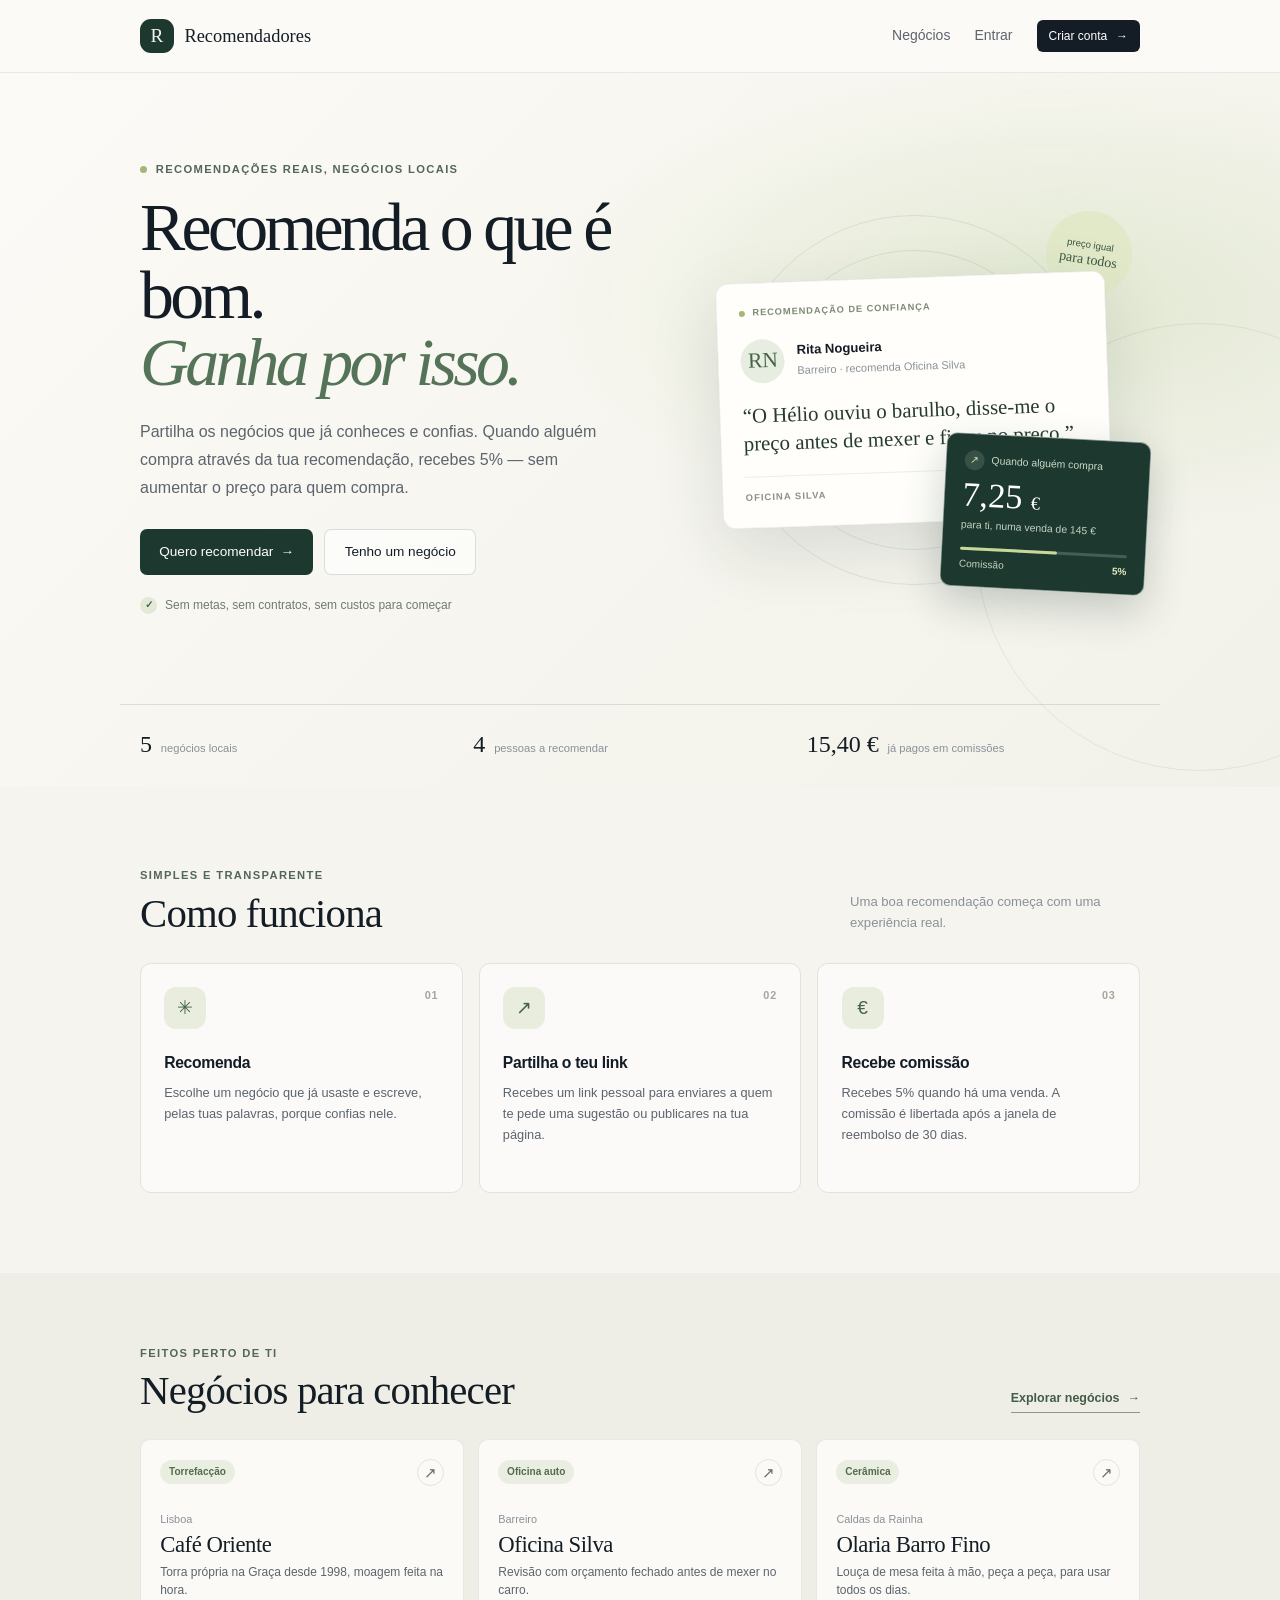
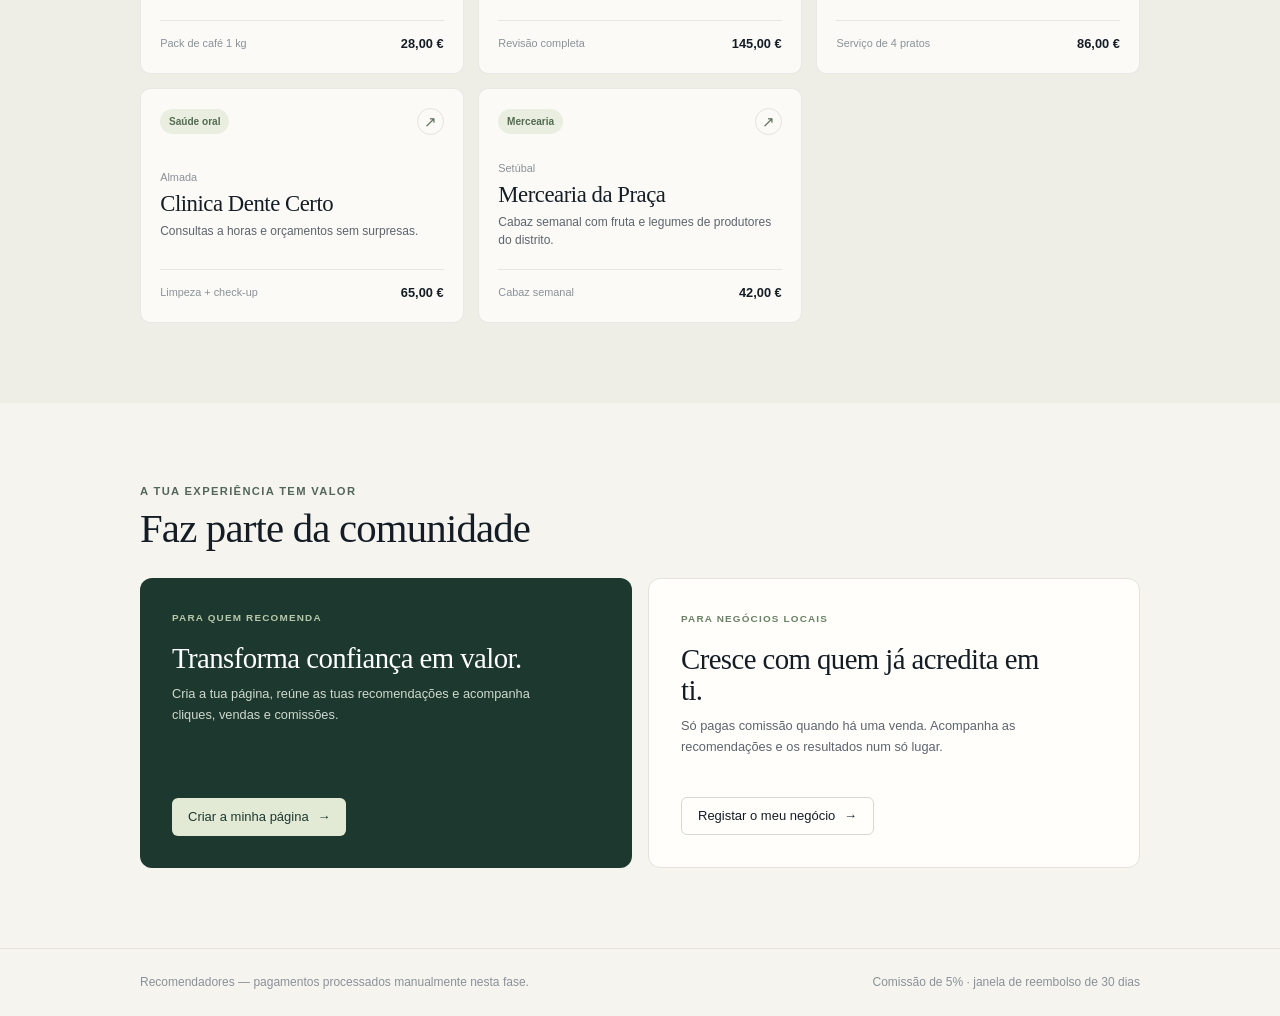
<file: public/index.html>
<!DOCTYPE html>
<html lang="pt-PT">
<head>
  <meta charset="UTF-8" />
  <meta name="viewport" content="width=device-width, initial-scale=1.0" />
  <title>Recomendadores — Recomenda os negócios que já usaste</title>
  <link rel="stylesheet" href="css/token.css" />
  <link rel="stylesheet" href="css/base.css" />
  <link rel="stylesheet" href="css/components.css" />
  <link rel="stylesheet" href="css/home.css" />
</head>
<body>
  <header class="navbar home-navbar">
    <div class="container navbar-inner">
      <a href="index.html" class="brand home-brand"><span class="brand-mark">R</span><span>Recomendadores</span></a>
      <button class="menu-toggle" type="button" aria-label="Abrir menu" aria-expanded="false" aria-controls="primary-navigation">
        <span></span><span></span><span></span>
      </button>
      <nav class="nav-right" id="primary-navigation">
        <a href="#negocios">Negócios</a>
        <a href="login.html">Entrar</a>
        <a href="register.html" class="btn btn-primary btn-sm">Criar conta <span aria-hidden="true">→</span></a>
      </nav>
    </div>
  </header>

  <main>
    <section class="home-hero">
      <div class="container hero-layout">
        <div class="hero-copy">
          <p class="eyebrow"><span class="eyebrow-dot"></span> Recomendações reais, negócios locais</p>
          <h1>Recomenda o que é bom. <span>Ganha por isso.</span></h1>
          <p class="hero-description">
            Partilha os negócios que já conheces e confias. Quando alguém compra através da tua recomendação, recebes 5% — sem aumentar o preço para quem compra.
          </p>
          <div class="hero-actions">
            <a href="register.html?role=recommender" class="btn btn-primary hero-button">Quero recomendar <span aria-hidden="true">→</span></a>
            <a href="register.html?role=business" class="btn btn-secondary hero-button">Tenho um negócio</a>
          </div>
          <div class="hero-trust"><span aria-hidden="true">✓</span> Sem metas, sem contratos, sem custos para começar</div>
        </div>

        <div class="hero-showcase" aria-label="Exemplo de recomendação e comissão">
          <div class="showcase-orbit showcase-orbit-one"></div>
          <div class="showcase-orbit showcase-orbit-two"></div>
          <div class="recommendation-card">
            <div class="recommendation-label"><span class="label-dot"></span> RECOMENDAÇÃO DE CONFIANÇA</div>
            <div class="recommendation-person">
              <span class="avatar avatar-lg">RN</span>
              <div><strong>Rita Nogueira</strong><span>Barreiro · recomenda Oficina Silva</span></div>
            </div>
            <blockquote class="recommendation-quote">
              “O Hélio ouviu o barulho, disse-me o preço antes de mexer e ficou no preço.”
            </blockquote>
            <div class="recommendation-business"><span>OFICINA SILVA</span><span>BARREIRO</span></div>
          </div>
          <div class="commission-card">
            <div class="commission-heading"><span class="commission-icon" aria-hidden="true">↗</span><span>Quando alguém compra</span></div>
            <strong>7,25 <small>€</small></strong>
            <span class="commission-caption">para ti, numa venda de 145 €</span>
            <div class="commission-progress"><span></span></div>
            <div class="commission-foot"><span>Comissão</span><b>5%</b></div>
          </div>
          <div class="showcase-sticker"><span>preço igual</span><strong>para todos</strong></div>
        </div>
      </div>
      <div class="container hero-stats">
        <div><strong>5</strong><span>negócios locais</span></div>
        <div><strong>4</strong><span>pessoas a recomendar</span></div>
        <div><strong>15,40 €</strong><span>já pagos em comissões</span></div>
      </div>
    </section>

    <section class="container home-section how-section">
      <div class="section-heading">
        <div><p class="eyebrow">Simples e transparente</p><h2>Como funciona</h2></div>
        <p>Uma boa recomendação começa com uma experiência real.</p>
      </div>
      <div class="steps-grid">
        <article class="step-card">
          <span class="step-number">01</span>
          <div class="step-icon" aria-hidden="true">✳</div>
          <h3>Recomenda</h3>
          <p>Escolhe um negócio que já usaste e escreve, pelas tuas palavras, porque confias nele.</p>
        </article>
        <article class="step-card">
          <span class="step-number">02</span>
          <div class="step-icon" aria-hidden="true">↗</div>
          <h3>Partilha o teu link</h3>
          <p>Recebes um link pessoal para enviares a quem te pede uma sugestão ou publicares na tua página.</p>
        </article>
        <article class="step-card">
          <span class="step-number">03</span>
          <div class="step-icon" aria-hidden="true">€</div>
          <h3>Recebe comissão</h3>
          <p>Recebes 5% quando há uma venda. A comissão é libertada após a janela de reembolso de 30 dias.</p>
        </article>
      </div>
    </section>

    <section id="negocios" class="business-section">
      <div class="container">
        <div class="section-heading business-heading">
          <div><p class="eyebrow">Feitos perto de ti</p><h2>Negócios para conhecer</h2></div>
          <a href="business.html?b=cafe-oriente" class="section-link">Explorar negócios <span aria-hidden="true">→</span></a>
        </div>
        <div id="businesses-grid" class="business-grid"></div>
      </div>
    </section>

    <section class="container home-section join-section">
      <div class="section-heading">
        <div><p class="eyebrow">A tua experiência tem valor</p><h2>Faz parte da comunidade</h2></div>
      </div>
      <div class="join-grid">
        <article class="join-card join-recommender">
          <span class="join-kicker">PARA QUEM RECOMENDA</span>
          <h3>Transforma confiança em valor.</h3>
          <p>Cria a tua página, reúne as tuas recomendações e acompanha cliques, vendas e comissões.</p>
          <a href="profile.html?u=rita-nogueira" class="btn btn-primary">Criar a minha página <span aria-hidden="true">→</span></a>
        </article>
        <article class="join-card join-business">
          <span class="join-kicker">PARA NEGÓCIOS LOCAIS</span>
          <h3>Cresce com quem já acredita em ti.</h3>
          <p>Só pagas comissão quando há uma venda. Acompanha as recomendações e os resultados num só lugar.</p>
          <a href="dashboard.html?view=business" class="btn btn-secondary">Registar o meu negócio <span aria-hidden="true">→</span></a>
        </article>
      </div>
    </section>
  </main>

  <footer class="footer">
    <div class="container footer-inner">
      <span>Recomendadores — pagamentos processados manualmente nesta fase.</span>
      <span>Comissão de 5% · janela de reembolso de 30 dias</span>
    </div>
  </footer>

  <script type="module">
    import { store } from "./js/store.js";
    import { formatEur } from "./js/ui.js";

    const grid = document.getElementById("businesses-grid");
    grid.innerHTML = store.listBusinesses().map((b) => `
      <a href="business.html?b=${b.slug}" class="business-card">
        <div class="business-card-top"><span class="business-category">${b.category}</span><span class="business-arrow" aria-hidden="true">↗</span></div>
        <div class="business-card-content">
          <span class="business-city">${b.city}</span>
          <h3>${b.name}</h3>
          <p>${b.tagline}</p>
        </div>
        <div class="business-card-bottom"><span>${b.productShort}</span><strong>${formatEur(b.priceEur)}</strong></div>
      </a>
    `).join("");

    const menuToggle = document.querySelector(".menu-toggle");
    const navigation = document.getElementById("primary-navigation");

    function setMenuOpen(isOpen) {
      menuToggle.setAttribute("aria-expanded", String(isOpen));
      menuToggle.setAttribute("aria-label", isOpen ? "Fechar menu" : "Abrir menu");
      menuToggle.classList.toggle("is-open", isOpen);
      navigation.classList.toggle("is-open", isOpen);
    }

    menuToggle.addEventListener("click", () => {
      setMenuOpen(menuToggle.getAttribute("aria-expanded") !== "true");
    });

    navigation.addEventListener("click", (event) => {
      if (event.target.closest("a")) setMenuOpen(false);
    });

    document.addEventListener("keydown", (event) => {
      if (event.key === "Escape") setMenuOpen(false);
    });
  </script>
</body>
</html>
</file>
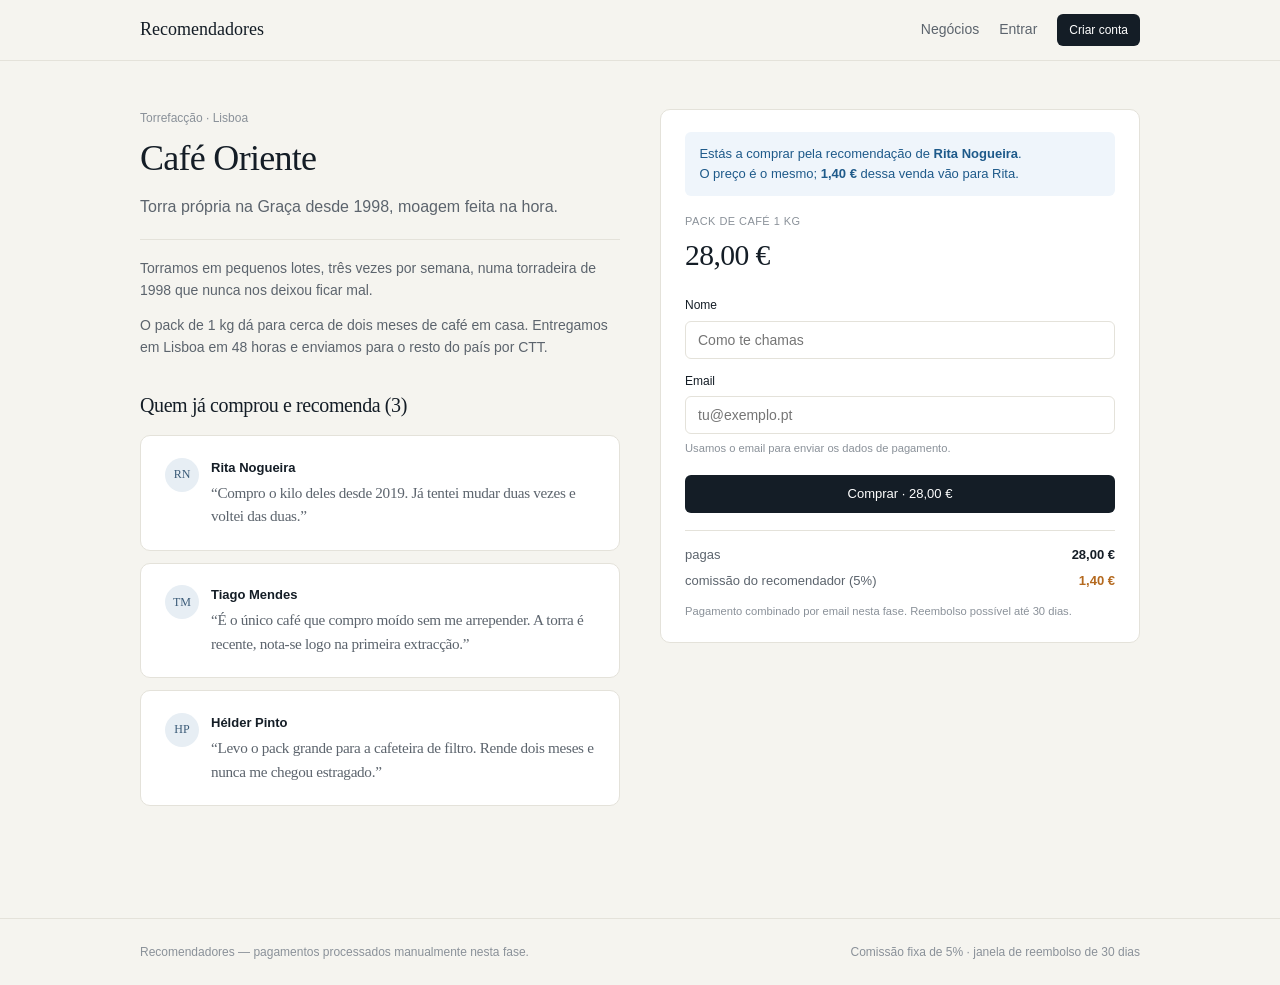
<file: public/business.html>
<!DOCTYPE html>
<html lang="pt-PT">
<head>
  <meta charset="UTF-8" />
  <meta name="viewport" content="width=device-width, initial-scale=1.0" />
  <title>Café Oriente — Recomendadores</title>
  <link rel="stylesheet" href="css/token.css" />
  <link rel="stylesheet" href="css/base.css" />
  <link rel="stylesheet" href="css/components.css" />
</head>
<body>
  <header class="navbar">
    <div class="container navbar-inner">
      <a href="index.html" class="brand">Recomendadores</a>
      <nav class="nav-right">
        <a href="index.html#negocios">Negócios</a>
        <a href="login.html">Entrar</a>
        <a href="register.html" class="btn btn-primary btn-sm">Criar conta</a>
      </nav>
    </div>
  </header>

  <main class="container" style="padding-block:3rem;">
    <div id="biz-root"></div>
  </main>

  <footer class="footer">
    <div class="container footer-inner">
      <span>Recomendadores — pagamentos processados manualmente nesta fase.</span>
      <span>Comissão fixa de 5% · janela de reembolso de 30 dias</span>
    </div>
  </footer>

  <script type="module">
    import { store } from "./js/store.js";
    import { formatEur, showToast } from "./js/ui.js";

    const params = new URLSearchParams(location.search);
    const biz = store.getBusiness(params.get("b") || "cafe-oriente");
    const refHandle = params.get("ref") || "rita-nogueira";
    const refUser = store.getRecommender(refHandle);
    const commissionEur = biz.priceEur * 0.05;

    document.title = `${biz.name} — Recomendadores`;

    document.getElementById("biz-root").innerHTML = `
      <div class="grid-2" style="align-items:start;gap:2.5rem;">
        <div>
          <div class="text-muted" style="font-size:0.75rem;">${biz.category} · ${biz.city}</div>
          <h1 style="font-size:2.25rem;margin:0.2rem 0 0.5rem;">${biz.name}</h1>
          <p class="text-secondary" style="margin:0 0 1.25rem;font-size:1rem;">${biz.tagline}</p>

          <div style="border-top:1px solid var(--border-subtle);padding-top:1.1rem;margin-bottom:2rem;">
            ${biz.description.map((p) => `<p class="text-secondary" style="font-size:0.875rem;margin:0 0 0.85rem;">${p}</p>`).join("")}
          </div>

          <h2 style="font-size:1.25rem;margin:0 0 0.85rem;">Quem já comprou e recomenda (${biz.testimonials.length})</h2>
          <div style="display:flex;flex-direction:column;gap:0.75rem;">
            ${biz.testimonials.map((t) => `
              <div class="card card-pad" style="display:flex;gap:0.75rem;align-items:flex-start;">
                <span class="avatar avatar-sm">${t.initials}</span>
                <div>
                  <div style="font-weight:600;font-size:0.8125rem;margin-bottom:0.2rem;">${t.name}</div>
                  <p class="serif text-secondary" style="margin:0;font-size:0.95rem;">“${t.quote}”</p>
                </div>
              </div>
            `).join("")}
          </div>
        </div>

        <!-- Cartão de compra atribuída -->
        <div class="card card-pad">
          <div style="background:var(--bg-info-tint);color:var(--accent-blue-text);padding:0.75rem 0.9rem;border-radius:var(--radius-sm);font-size:0.8125rem;margin-bottom:1.1rem;">
            Estás a comprar pela recomendação de <strong>${refUser.name}</strong>.<br/>
            O preço é o mesmo; <strong class="tabular">${formatEur(commissionEur)}</strong> dessa venda vão para ${refUser.name.split(" ")[0]}.
          </div>

          <div class="text-muted" style="font-size:0.6875rem;letter-spacing:0.04em;">${biz.productName}</div>
          <div class="serif tabular" style="font-size:1.85rem;margin:0.15rem 0 1.1rem;">${formatEur(biz.priceEur)}</div>

          <form id="checkout-form" style="display:flex;flex-direction:column;gap:0.85rem;">
            <div class="field">
              <label for="buyer-name">Nome</label>
              <input id="buyer-name" type="text" class="input" placeholder="Como te chamas" required />
            </div>
            <div class="field">
              <label for="buyer-email">Email</label>
              <input id="buyer-email" type="email" class="input" placeholder="tu@exemplo.pt" required />
              <span class="text-muted" style="font-size:0.7rem;">Usamos o email para enviar os dados de pagamento.</span>
            </div>
            <button type="submit" class="btn btn-primary" style="width:100%;margin-top:0.25rem;">
              Comprar · ${formatEur(biz.priceEur)}
            </button>
          </form>

          <div style="border-top:1px solid var(--border-subtle);margin-top:1.1rem;padding-top:0.85rem;font-size:0.8125rem;display:flex;flex-direction:column;gap:0.35rem;">
            <div style="display:flex;justify-content:space-between;"><span class="text-secondary">pagas</span><strong class="tabular">${formatEur(biz.priceEur)}</strong></div>
            <div style="display:flex;justify-content:space-between;"><span class="text-secondary">comissão do recomendador (5%)</span><strong class="tabular text-gold">${formatEur(commissionEur)}</strong></div>
            <p class="text-muted" style="font-size:0.7rem;margin:0.4rem 0 0;">
              Pagamento combinado por email nesta fase. Reembolso possível até 30 dias.
            </p>
          </div>
        </div>
      </div>
    `;

    document.getElementById("checkout-form").addEventListener("submit", (e) => {
      e.preventDefault();
      showToast("Pedido registado no protótipo (estado Pendente até confirmação do negócio).");
    });
  </script>
</body>
</html>
</file>
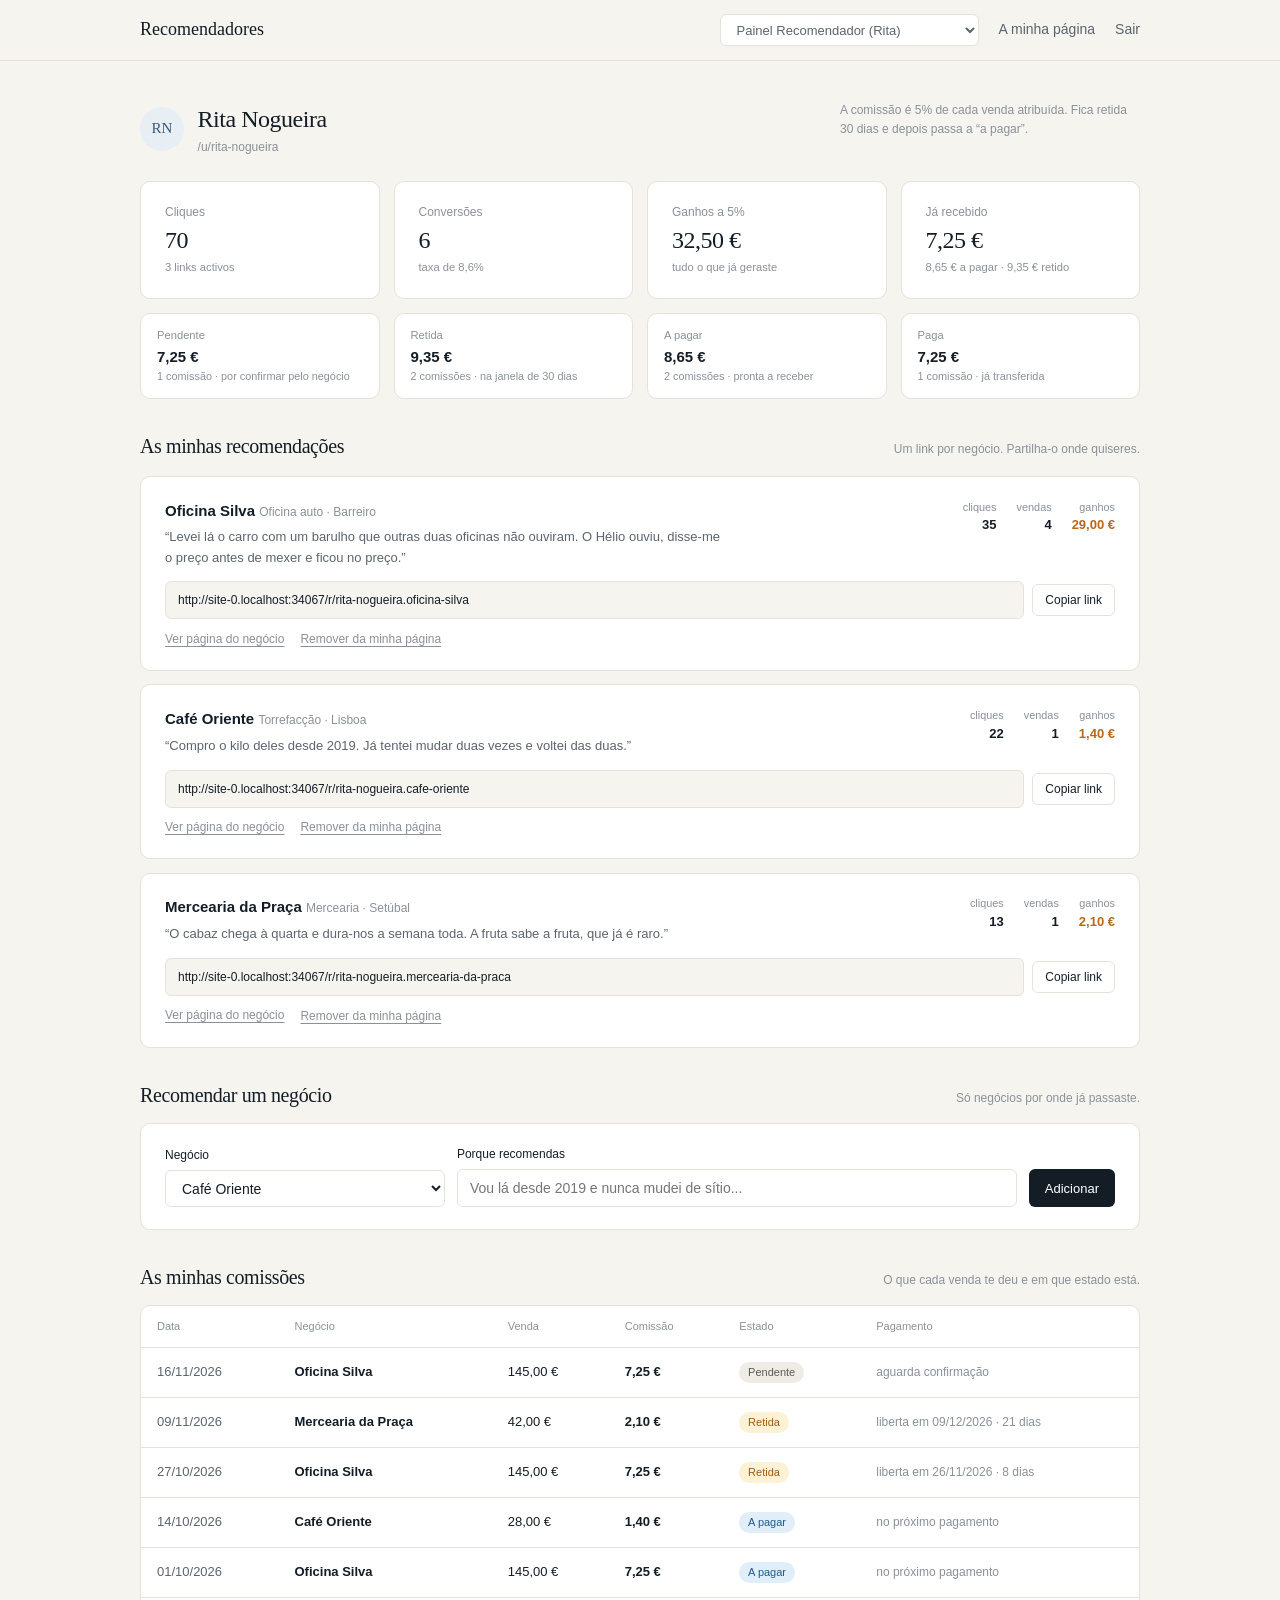
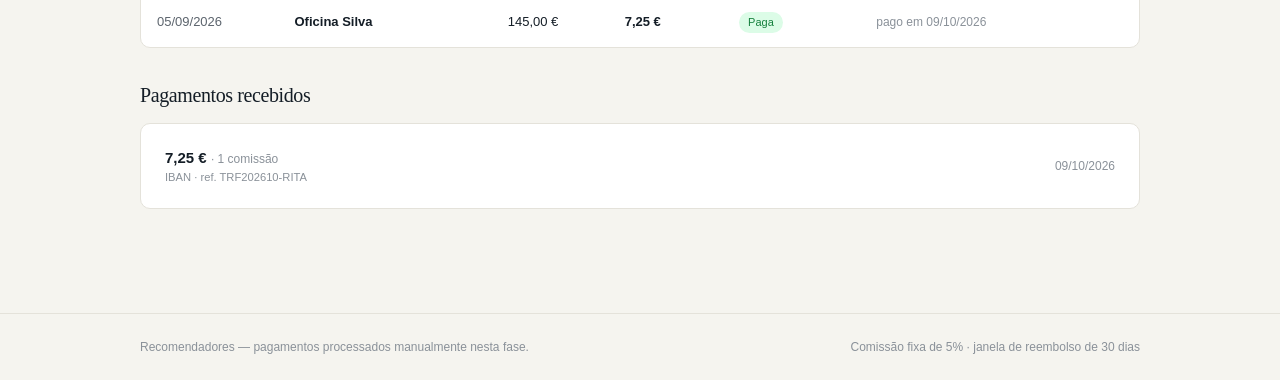
<file: public/dashboard.html>
<!DOCTYPE html>
<html lang="pt-PT">
<head>
  <meta charset="UTF-8" />
  <meta name="viewport" content="width=device-width, initial-scale=1.0" />
  <title>O meu painel — Recomendadores</title>
  <link rel="stylesheet" href="css/token.css" />
  <link rel="stylesheet" href="css/base.css" />
  <link rel="stylesheet" href="css/components.css" />
</head>
<body>
  <header class="navbar">
    <div class="container navbar-inner">
      <a href="index.html" class="brand">Recomendadores</a>
      <nav class="nav-right">
        <select id="view-switcher" class="select" style="height:32px;padding-block:0;width:auto;font-size:0.8125rem;" aria-label="Alternar vista">
          <option value="recommender">Painel Recomendador (Rita)</option>
          <option value="business">Painel Negócio (Café Oriente)</option>
          <option value="ledger">Ledger de Comissões (Café Oriente)</option>
        </select>
        <a href="profile.html?u=rita-nogueira">A minha página</a>
        <a href="index.html">Sair</a>
      </nav>
    </div>
  </header>

  <main class="container" style="padding-block:2.5rem;" id="panel-root"></main>

  <footer class="footer">
    <div class="container footer-inner">
      <span>Recomendadores — pagamentos processados manualmente nesta fase.</span>
      <span>Comissão fixa de 5% · janela de reembolso de 30 dias</span>
    </div>
  </footer>

  <script type="module">
    import { store } from "./js/store.js";
    import { copyText, formatEur, showToast, statusBadgeClass } from "./js/ui.js";

    const params = new URLSearchParams(location.search);
    const switcher = document.getElementById("view-switcher");
    if (["recommender", "business", "ledger"].includes(params.get("view"))) {
      switcher.value = params.get("view");
    }

    let ledgerFilter = "Todas";

    function renderRecommenderPanel() {
      const rec = store.getRecommender("rita-nogueira");
      const root = document.getElementById("panel-root");

      root.innerHTML = `
        <div style="display:flex;justify-content:space-between;align-items:flex-start;flex-wrap:wrap;gap:1rem;margin-bottom:1.5rem;">
          <div style="display:flex;align-items:center;gap:0.85rem;">
            <span class="avatar" style="width:44px;height:44px;">${rec.initials}</span>
            <div>
              <h1 style="font-size:1.5rem;margin:0;">${rec.name}</h1>
              <div class="text-muted" style="font-size:0.75rem;">/u/${rec.handle}</div>
            </div>
          </div>
          <p class="text-muted" style="font-size:0.75rem;max-width:300px;margin:0;">
            A comissão é 5% de cada venda atribuída. Fica retida 30 dias e depois passa a “a pagar”.
          </p>
        </div>

        <!-- 4 KPIs principais -->
        <div class="grid-4" style="margin-bottom:0.85rem;">
          <div class="card card-pad"><div class="text-muted" style="font-size:0.75rem;">Cliques</div><div class="serif tabular" style="font-size:1.5rem;">70</div><div class="text-muted" style="font-size:0.7rem;">3 links activos</div></div>
          <div class="card card-pad"><div class="text-muted" style="font-size:0.75rem;">Conversões</div><div class="serif tabular" style="font-size:1.5rem;">6</div><div class="text-muted" style="font-size:0.7rem;">taxa de 8,6%</div></div>
          <div class="card card-pad"><div class="text-muted" style="font-size:0.75rem;">Ganhos a 5%</div><div class="serif tabular" style="font-size:1.5rem;">32,50 €</div><div class="text-muted" style="font-size:0.7rem;">tudo o que já geraste</div></div>
          <div class="card card-pad"><div class="text-muted" style="font-size:0.75rem;">Já recebido</div><div class="serif tabular" style="font-size:1.5rem;">7,25 €</div><div class="text-muted" style="font-size:0.7rem;">8,65 € a pagar · 9,35 € retido</div></div>
        </div>

        <!-- 4 estados -->
        <div class="grid-4" style="margin-bottom:2rem;">
          <div class="card" style="padding:0.85rem 1rem;"><div class="text-muted" style="font-size:0.7rem;">Pendente</div><strong class="tabular">7,25 €</strong><div class="text-muted" style="font-size:0.68rem;">1 comissão · por confirmar pelo negócio</div></div>
          <div class="card" style="padding:0.85rem 1rem;"><div class="text-muted" style="font-size:0.7rem;">Retida</div><strong class="tabular">9,35 €</strong><div class="text-muted" style="font-size:0.68rem;">2 comissões · na janela de 30 dias</div></div>
          <div class="card" style="padding:0.85rem 1rem;"><div class="text-muted" style="font-size:0.7rem;">A pagar</div><strong class="tabular">8,65 €</strong><div class="text-muted" style="font-size:0.68rem;">2 comissões · pronta a receber</div></div>
          <div class="card" style="padding:0.85rem 1rem;"><div class="text-muted" style="font-size:0.7rem;">Paga</div><strong class="tabular">7,25 €</strong><div class="text-muted" style="font-size:0.68rem;">1 comissão · já transferida</div></div>
        </div>

        <!-- As minhas recomendações -->
        <div style="display:flex;justify-content:space-between;align-items:baseline;margin-bottom:0.85rem;">
          <h2 style="font-size:1.25rem;margin:0;">As minhas recomendações</h2>
          <span class="text-muted" style="font-size:0.75rem;">Um link por negócio. Partilha-o onde quiseres.</span>
        </div>

        <div style="display:flex;flex-direction:column;gap:0.85rem;margin-bottom:2rem;">
          ${rec.recommendations.map((item) => {
            const fullUrl = `${location.origin}/r/${item.linkSlug}`;
            return `
              <div class="card card-pad">
                <div style="display:flex;justify-content:space-between;align-items:flex-start;gap:1rem;flex-wrap:wrap;">
                  <div style="max-width:560px;">
                    <div><strong>${item.businessName}</strong> <span class="text-muted" style="font-size:0.75rem;">${item.category} · ${item.city}</span></div>
                    <p class="text-secondary" style="font-size:0.8125rem;margin:0.35rem 0 0;">“${item.quote}”</p>
                  </div>
                  <div style="display:flex;gap:1.25rem;text-align:right;font-size:0.8125rem;">
                    <div><div class="text-muted" style="font-size:0.68rem;">cliques</div><strong class="tabular">${item.clicks}</strong></div>
                    <div><div class="text-muted" style="font-size:0.68rem;">vendas</div><strong class="tabular">${item.sales}</strong></div>
                    <div><div class="text-muted" style="font-size:0.68rem;">ganhos</div><strong class="tabular text-gold">${formatEur(item.earningsEur)}</strong></div>
                  </div>
                </div>
                <div style="display:flex;gap:0.5rem;align-items:center;margin-top:0.85rem;">
                  <input type="text" class="input" readonly value="${fullUrl}" style="background:var(--bg-canvas);font-size:0.75rem;" />
                  <button type="button" class="btn btn-secondary btn-sm copy-link" data-url="${fullUrl}">Copiar link</button>
                </div>
                <div style="display:flex;gap:1rem;margin-top:0.65rem;font-size:0.75rem;" class="text-muted">
                  <a href="business.html?b=${item.businessSlug}" class="link-underline">Ver página do negócio</a>
                  <button type="button" class="link-underline del-rec" data-id="${item.id}">Remover da minha página</button>
                </div>
              </div>
            `;
          }).join("")}
        </div>

        <!-- Recomendar um negócio -->
        <div style="display:flex;justify-content:space-between;align-items:baseline;margin-bottom:0.75rem;">
          <h2 style="font-size:1.25rem;margin:0;">Recomendar um negócio</h2>
          <span class="text-muted" style="font-size:0.75rem;">Só negócios por onde já passaste.</span>
        </div>
        <form id="new-rec-form" class="card card-pad" style="display:grid;grid-template-columns:1fr 2fr auto;gap:0.75rem;align-items:end;margin-bottom:2rem;">
          <div class="field">
            <label for="sel-biz">Negócio</label>
            <select id="sel-biz" class="select">
              ${store.listBusinesses().map((b) => `<option value="${b.slug}">${b.name}</option>`).join("")}
            </select>
          </div>
          <div class="field">
            <label for="inp-quote">Porque recomendas</label>
            <input id="inp-quote" type="text" class="input" placeholder="Vou lá desde 2019 e nunca mudei de sítio..." required />
          </div>
          <button type="submit" class="btn btn-primary">Adicionar</button>
        </form>

        <!-- As minhas comissões -->
        <div style="display:flex;justify-content:space-between;align-items:baseline;margin-bottom:0.75rem;">
          <h2 style="font-size:1.25rem;margin:0;">As minhas comissões</h2>
          <span class="text-muted" style="font-size:0.75rem;">O que cada venda te deu e em que estado está.</span>
        </div>
        <div class="card table-wrap" style="margin-bottom:2rem;">
          <table>
            <thead><tr><th>Data</th><th>Negócio</th><th>Venda</th><th>Comissão</th><th>Estado</th><th>Pagamento</th></tr></thead>
            <tbody>
              ${rec.commissionsHistory.map((c) => `
                <tr>
                  <td class="tabular text-secondary">${c.date}</td>
                  <td><strong>${c.business}</strong></td>
                  <td class="tabular">${formatEur(c.saleEur)}</td>
                  <td class="tabular"><strong>${formatEur(c.commissionEur)}</strong></td>
                  <td><span class="badge ${statusBadgeClass(c.status)}">${c.status}</span></td>
                  <td class="text-muted" style="font-size:0.75rem;">${c.note}</td>
                </tr>
              `).join("")}
            </tbody>
          </table>
        </div>

        <!-- Pagamentos recebidos -->
        <h2 style="font-size:1.25rem;margin:0 0 0.75rem;">Pagamentos recebidos</h2>
        <div class="card card-pad" style="display:flex;justify-content:space-between;align-items:center;">
          <div>
            <strong class="tabular">${formatEur(7.25)}</strong> <span class="text-muted" style="font-size:0.75rem;">· 1 comissão</span>
            <div class="text-muted" style="font-size:0.7rem;">${rec.payoutMethod}</div>
          </div>
          <span class="text-muted tabular" style="font-size:0.75rem;">09/10/2026</span>
        </div>
      `;

      root.querySelectorAll(".copy-link").forEach((b) => b.addEventListener("click", () => copyText(b.dataset.url)));
      root.querySelectorAll(".del-rec").forEach((b) => b.addEventListener("click", () => {
        store.removeRecommendation("rita-nogueira", b.dataset.id);
        render();
      }));
      document.getElementById("new-rec-form").addEventListener("submit", (e) => {
        e.preventDefault();
        store.addRecommendation("rita-nogueira", {
          businessSlug: document.getElementById("sel-biz").value,
          quote: document.getElementById("inp-quote").value,
        });
        showToast("Recomendação adicionada");
        render();
      });
    }

    function renderBusinessPanel() {
      const biz = store.getBusiness("cafe-oriente");
      const root = document.getElementById("panel-root");

      root.innerHTML = `
        <div style="display:flex;justify-content:space-between;align-items:flex-start;flex-wrap:wrap;gap:1rem;margin-bottom:1.5rem;">
          <div>
            <h1 style="font-size:1.75rem;margin:0;">${biz.name}</h1>
            <div class="text-muted" style="font-size:0.75rem;">${biz.category} · ${biz.city}</div>
          </div>
          <div style="display:flex;gap:0.5rem;">
            <a href="business.html?b=${biz.slug}" class="btn btn-secondary">Ver página pública</a>
            <button type="button" id="go-ledger-btn" class="btn btn-primary">Ledger de comissões</button>
          </div>
        </div>

        <div class="grid-4" style="margin-bottom:2rem;">
          <div class="card card-pad"><div class="text-muted" style="font-size:0.75rem;">Cliques recebidos</div><div class="serif tabular" style="font-size:1.5rem;">${biz.metrics.clicks}</div><div class="text-muted" style="font-size:0.7rem;">${biz.metrics.recommendersCount} recomendadores</div></div>
          <div class="card card-pad"><div class="text-muted" style="font-size:0.75rem;">Compras</div><div class="serif tabular" style="font-size:1.5rem;">${biz.metrics.purchases}</div><div class="text-muted" style="font-size:0.7rem;">${biz.metrics.attributedPurchases} por recomendação · ${biz.metrics.conversionRate} de conversão</div></div>
          <div class="card card-pad"><div class="text-muted" style="font-size:0.75rem;">Comissão devida</div><div class="serif tabular" style="font-size:1.5rem;">${formatEur(biz.metrics.commissionDueEur)}</div><div class="text-muted" style="font-size:0.7rem;">${formatEur(biz.metrics.commissionReadyEur)} já em condições de pagar</div></div>
          <div class="card card-pad"><div class="text-muted" style="font-size:0.75rem;">Já pago</div><div class="serif tabular" style="font-size:1.5rem;">${formatEur(biz.metrics.alreadyPaidEur)}</div><div class="text-muted" style="font-size:0.7rem;">comissões liquidadas</div></div>
        </div>

        <div style="display:flex;justify-content:space-between;align-items:baseline;margin-bottom:0.75rem;">
          <h2 style="font-size:1.25rem;margin:0;">Desempenho por recomendador</h2>
          <span class="text-muted" style="font-size:0.75rem;">Ordenado por compras trazidas.</span>
        </div>
        <div class="card table-wrap" style="margin-bottom:2rem;">
          <table>
            <thead><tr><th>Recomendador</th><th>Cliques</th><th>Compras</th><th>Receita trazida</th><th>Comissão devida</th><th>Pago</th><th></th></tr></thead>
            <tbody>
              ${biz.recommenderPerformance.map((r) => `
                <tr>
                  <td>
                    <div style="display:flex;align-items:center;gap:0.65rem;">
                      <span class="avatar avatar-sm">${r.initials}</span>
                      <div><strong>${r.name}</strong><div class="text-muted" style="font-size:0.7rem;">${r.method}</div></div>
                    </div>
                  </td>
                  <td class="tabular">${r.clicks}</td>
                  <td class="tabular">${r.sales}</td>
                  <td class="tabular">${formatEur(r.revenueEur)}</td>
                  <td class="tabular text-gold"><strong>${formatEur(r.dueEur)}</strong></td>
                  <td class="tabular">${formatEur(r.paidEur)}</td>
                  <td style="text-align:right;">
                    ${r.readyToPayEur > 0
                      ? `<button type="button" class="btn btn-secondary btn-sm pay-rec-btn">Marcar ${formatEur(r.readyToPayEur)} como pago</button>`
                      : `<span class="text-muted" style="font-size:0.75rem;">nada a pagar</span>`}
                  </td>
                </tr>
              `).join("")}
            </tbody>
          </table>
        </div>

        <div style="display:flex;justify-content:space-between;align-items:baseline;margin-bottom:0.75rem;">
          <h2 style="font-size:1.25rem;margin:0;">Compras recentes</h2>
          <span class="text-muted" style="font-size:0.75rem;">As últimas compras registadas.</span>
        </div>
        <div class="card" style="margin-bottom:2rem;">
          ${biz.recentPurchases.map((p) => `
            <div style="padding:0.85rem 1.25rem;border-bottom:1px solid var(--border-subtle);display:flex;justify-content:space-between;align-items:center;gap:1rem;">
              <div>
                <strong>${p.customer}</strong> <span class="text-muted" style="font-size:0.8125rem;">· ${p.item}</span>
                <div class="text-muted" style="font-size:0.75rem;">${p.via}</div>
              </div>
              <div style="text-align:right;">
                <strong class="tabular">${formatEur(p.priceEur)}</strong>
                <div class="text-muted tabular" style="font-size:0.7rem;">${p.date}</div>
              </div>
            </div>
          `).join("")}
        </div>
      `;

      document.getElementById("go-ledger-btn").addEventListener("click", () => {
        switcher.value = "ledger";
        render();
      });
      root.querySelectorAll(".pay-rec-btn").forEach((b) => b.addEventListener("click", () => {
        showToast("Use o Ledger de comissões para registar a referência de transferência.");
      }));
    }

    function renderLedgerPanel() {
      const biz = store.getBusiness("cafe-oriente");
      const root = document.getElementById("panel-root");
      const all = biz.ledgerMovements;
      const counts = {
        Todas: all.length,
        Pendente: all.filter((m) => m.status === "Pendente").length,
        Retida: all.filter((m) => m.status === "Retida").length,
        "A pagar": all.filter((m) => m.status === "A pagar").length,
        Paga: all.filter((m) => m.status === "Paga").length,
        Cancelada: all.filter((m) => m.status === "Cancelada").length,
      };
      const visible = ledgerFilter === "Todas" ? all : all.filter((m) => m.status === ledgerFilter);

      root.innerHTML = `
        <button type="button" id="back-biz-btn" class="text-muted" style="font-size:0.75rem;margin-bottom:0.5rem;">← Painel do negócio</button>
        <div style="display:flex;justify-content:space-between;align-items:flex-start;flex-wrap:wrap;gap:1rem;margin-bottom:1.25rem;">
          <div>
            <h1 style="font-size:1.75rem;margin:0 0 0.35rem;">Ledger de comissões</h1>
            <p class="text-secondary" style="font-size:0.8125rem;margin:0;max-width:520px;">
              Cada comissão passa por quatro estados. Confirmas a compra, a comissão fica retida durante a janela de reembolso de 30 dias, depois entra em “a pagar” e marcas como paga quando transferires.
            </p>
          </div>
          <button type="button" id="release-windows-btn" class="btn btn-secondary">Libertar janelas fechadas</button>
        </div>

        <div class="grid-4" style="margin-bottom:1.25rem;">
          <div class="card card-pad"><div class="text-muted" style="font-size:0.7rem;">1 Pendente</div><div class="serif tabular" style="font-size:1.35rem;">2,80 €</div><div class="text-muted" style="font-size:0.7rem;">Compra registada. O negócio tem de confirmar o pagamento.</div></div>
          <div class="card card-pad"><div class="text-muted" style="font-size:0.7rem;">2 Retida</div><div class="serif tabular" style="font-size:1.35rem;">1,40 €</div><div class="text-muted" style="font-size:0.7rem;">Confirmada e retida durante a janela de reembolso de 30 dias.</div></div>
          <div class="card card-pad"><div class="text-muted" style="font-size:0.7rem;">3 A pagar</div><div class="serif tabular" style="font-size:1.35rem;">2,80 €</div><div class="text-muted" style="font-size:0.7rem;">Janela de reembolso fechada. Pronta para pagamento.</div></div>
          <div class="card card-pad"><div class="text-muted" style="font-size:0.7rem;">4 Paga</div><div class="serif tabular" style="font-size:1.35rem;">2,80 €</div><div class="text-muted" style="font-size:0.7rem;">Paga ao recomendador.</div></div>
        </div>

        <div style="display:flex;gap:0.4rem;flex-wrap:wrap;margin-bottom:1.5rem;">
          ${Object.entries(counts).map(([label, count]) => `
            <button type="button" class="btn btn-sm ${ledgerFilter === label ? "btn-primary" : "btn-secondary"} filter-pill" data-filter="${label}">
              ${label} ${count}
            </button>
          `).join("")}
        </div>

        <div style="display:flex;justify-content:space-between;align-items:baseline;margin-bottom:0.75rem;">
          <h2 style="font-size:1.25rem;margin:0;">Movimentos</h2>
          <span class="text-muted" style="font-size:0.75rem;">${visible.length} linhas</span>
        </div>

        <div style="display:flex;flex-direction:column;gap:0.75rem;">
          ${visible.map((m) => `
            <div class="card card-pad">
              <div style="display:flex;justify-content:space-between;align-items:flex-start;gap:1rem;margin-bottom:0.85rem;">
                <div>
                  <div style="display:flex;align-items:center;gap:0.5rem;">
                    <strong>${m.recommender}</strong>
                    <span class="badge ${statusBadgeClass(m.status)}">${m.status}</span>
                  </div>
                  <div class="text-muted" style="font-size:0.75rem;margin-top:0.15rem;">
                    ${biz.name} · ${m.customerEmail} · ref. ${m.id}<br/>
                    compra de ${formatEur(m.saleEur)} em ${m.date}${m.note ? ` · ${m.note}` : ""}
                  </div>
                </div>
                <div style="text-align:right;">
                  <strong class="tabular" style="font-size:1rem;">${formatEur(m.commissionEur)}</strong>
                  <div class="text-muted" style="font-size:0.68rem;">5% da venda</div>
                </div>
              </div>

              <div style="border-top:1px solid var(--border-subtle);padding-top:0.75rem;display:flex;justify-content:space-between;align-items:center;flex-wrap:wrap;gap:0.75rem;font-size:0.75rem;">
                <div class="text-muted">1 Pendente &nbsp;→&nbsp; 2 Retida &nbsp;→&nbsp; 3 A pagar &nbsp;→&nbsp; 4 Paga</div>
                <div style="display:flex;gap:0.5rem;align-items:center;flex-wrap:wrap;">
                  ${m.status === "Pendente" ? `
                    <button type="button" class="btn btn-primary btn-sm act-confirm" data-id="${m.id}">Confirmar pagamento da compra</button>
                    <button type="button" class="btn btn-secondary btn-sm act-refund" data-id="${m.id}">Reembolsada</button>
                  ` : ""}
                  ${m.status === "Retida" ? `
                    <span class="text-muted">em janela de reembolso — nada a fazer</span>
                    <button type="button" class="btn btn-secondary btn-sm act-refund" data-id="${m.id}">Reembolsada</button>
                  ` : ""}
                  ${m.status === "A pagar" ? `
                    <input type="text" class="input ref-input" data-id="${m.id}" placeholder="Referência da transferência" style="height:32px;width:185px;font-size:0.75rem;" />
                    <button type="button" class="btn btn-primary btn-sm act-pay" data-id="${m.id}">Marcar como pago</button>
                  ` : ""}
                  ${m.status === "Paga" ? `<span class="text-muted">${m.method || "Liquidada"}</span>` : ""}
                </div>
              </div>
            </div>
          `).join("")}
        </div>
      `;

      document.getElementById("back-biz-btn").addEventListener("click", () => {
        switcher.value = "business";
        render();
      });
      document.getElementById("release-windows-btn").addEventListener("click", () => {
        showToast("Verificação de janelas de 30 dias executada.");
      });
      root.querySelectorAll(".filter-pill").forEach((b) => b.addEventListener("click", () => {
        ledgerFilter = b.dataset.filter;
        render();
      }));
      root.querySelectorAll(".act-confirm").forEach((b) => b.addEventListener("click", () => {
        store.updateLedgerStatus("cafe-oriente", b.dataset.id, "Retida");
        showToast("Compra confirmada — comissão em janela de 30 dias.");
        render();
      }));
      root.querySelectorAll(".act-refund").forEach((b) => b.addEventListener("click", () => {
        store.updateLedgerStatus("cafe-oriente", b.dataset.id, "Cancelada");
        showToast("Comissão marcada como reembolsada/cancelada.");
        render();
      }));
      root.querySelectorAll(".act-pay").forEach((b) => b.addEventListener("click", () => {
        const input = root.querySelector(`.ref-input[data-id="${b.dataset.id}"]`);
        store.updateLedgerStatus("cafe-oriente", b.dataset.id, "Paga", input ? input.value.trim() : "");
        showToast("Comissão marcada como paga.");
        render();
      }));
    }

    function render() {
      if (switcher.value === "business") renderBusinessPanel();
      else if (switcher.value === "ledger") renderLedgerPanel();
      else renderRecommenderPanel();
    }

    switcher.addEventListener("change", render);
    window.addEventListener("DOMContentLoaded", render);
  </script>
</body>
</html>
</file>
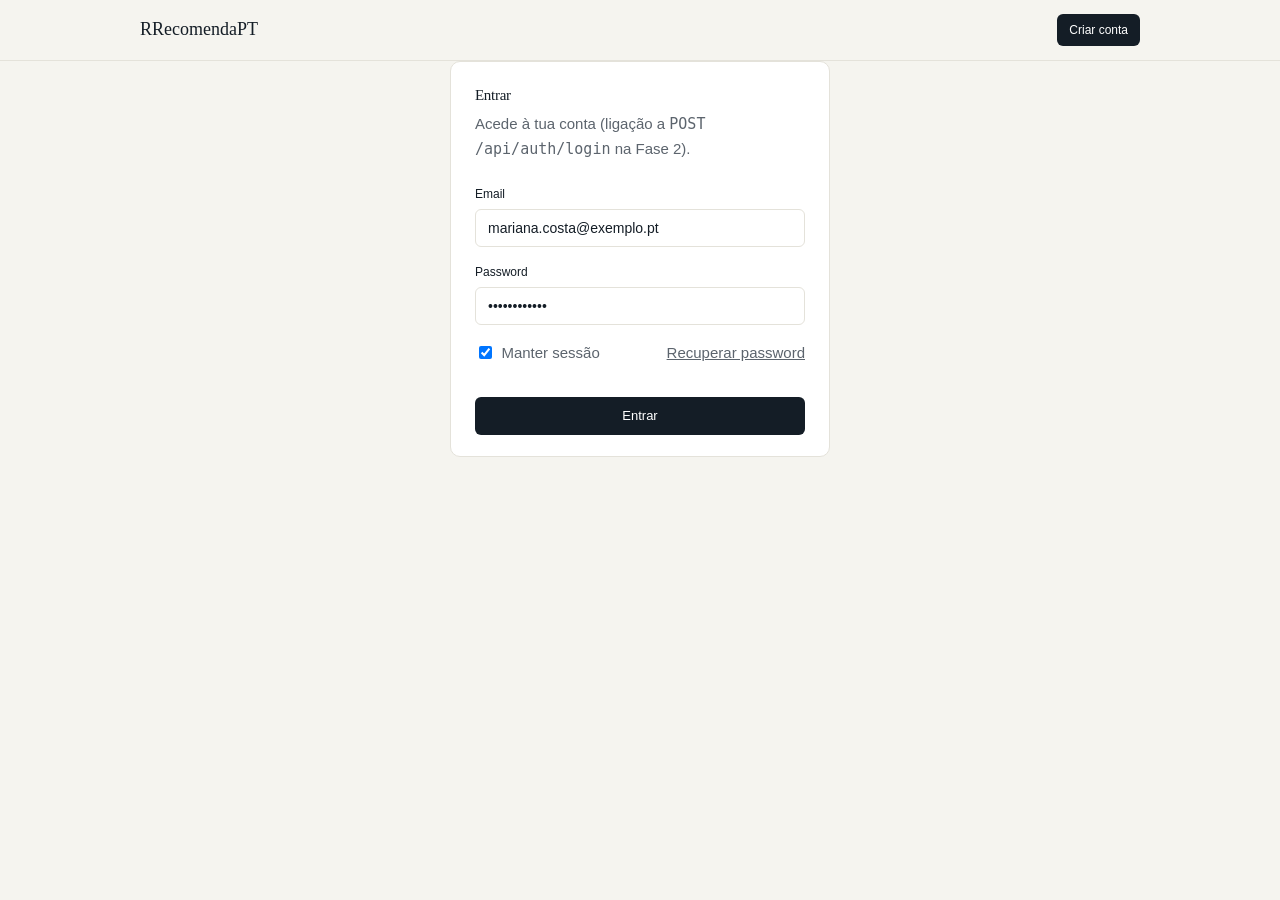
<file: public/login.html>
<!-- public/login.html -->
<!DOCTYPE html>
<html lang="pt-PT">
<head>
  <meta charset="UTF-8" />
  <meta name="viewport" content="width=device-width, initial-scale=1.0" />
  <title>Login — RecomendaPT</title>
  <link rel="stylesheet" href="css/token.css" />
  <link rel="stylesheet" href="css/base.css" />
  <link rel="stylesheet" href="css/components.css" />
</head>
<body>
  <header class="navbar">
    <div class="container navbar-inner">
      <a href="index.html" class="brand"><span class="brand-mark">R</span><span>RecomendaPT</span></a>
      <div class="nav-actions">
        <a href="register.html" class="btn btn-primary btn-sm">Criar conta</a>
      </div>
    </div>
  </header>

  <main class="section">
    <div class="container" style="max-width:420px;">
      <div class="card card-pad">
        <h1 style="margin:0 0 0.35rem;font-size:var(--text-2xl);">Entrar</h1>
        <p class="text-secondary" style="margin:0 0 1.5rem;font-size:var(--text-sm);">Acede à tua conta (ligação a <code>POST /api/auth/login</code> na Fase 2).</p>

        <form id="login-form" novalidate style="display:flex;flex-direction:column;gap:1rem;">
          <div class="field">
            <label for="email">Email</label>
            <input id="email" type="email" class="input" value="mariana.costa@exemplo.pt" required />
          </div>
          <div class="field">
            <label for="password">Password</label>
            <input id="password" type="password" class="input" value="••••••••••••" required />
          </div>
          <div style="display:flex;align-items:center;justify-content:space-between;font-size:var(--text-xs);">
            <label style="display:flex;gap:0.4rem;align-items:center;color:var(--text-secondary);">
              <input id="keepSession" type="checkbox" checked />
              <span>Manter sessão</span>
            </label>
            <button type="button" id="forgot-btn" class="text-secondary" style="text-decoration:underline;">Recuperar password</button>
          </div>
          <div id="login-error" class="form-error"></div>
          <button type="submit" class="btn btn-primary" style="width:100%;">Entrar</button>
        </form>
      </div>
    </div>
  </main>

  <script type="module">
    import { showToast } from "./js/ui.js";
    document.getElementById("forgot-btn").addEventListener("click", () => {
      showToast("Na Fase 2 será enviado um email de recuperação seguro.");
    });
    document.getElementById("login-form").addEventListener("submit", (e) => {
      e.preventDefault();
      const email = document.getElementById("email").value.trim();
      const pw = document.getElementById("password").value;
      const err = document.getElementById("login-error");
      if (!email.includes("@") || !pw) {
        err.textContent = "Introduz o email e a password.";
        return;
      }
      err.textContent = "";
      window.location.href = "dashboard.html";
    });
  </script>
</body>
</html>
</file>
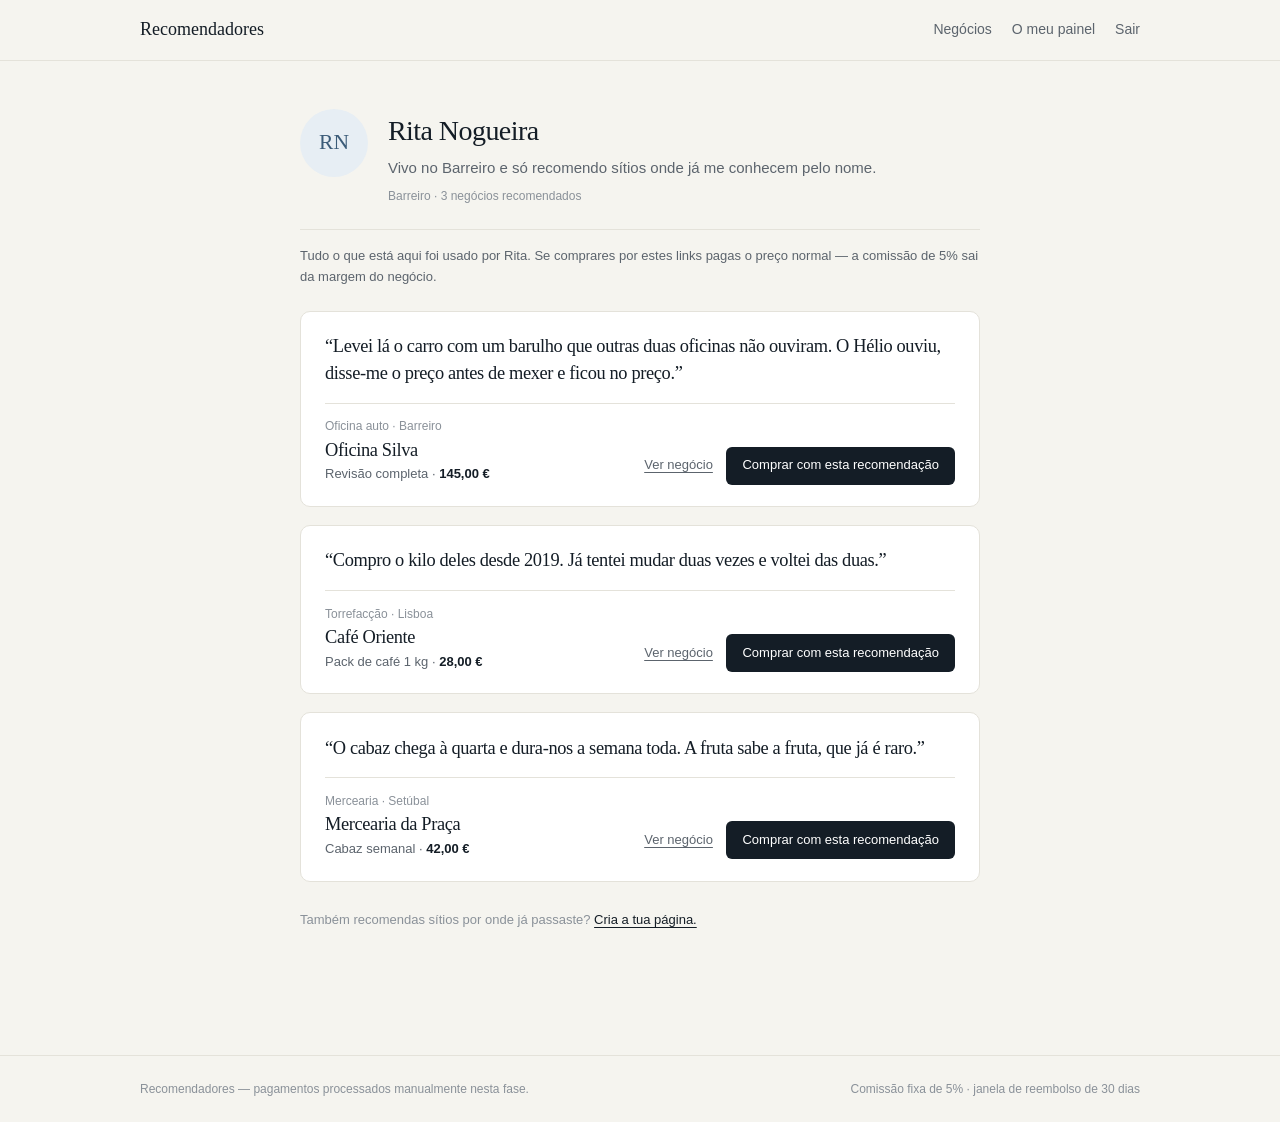
<file: public/profile.html>
<!DOCTYPE html>
<html lang="pt-PT">
<head>
  <meta charset="UTF-8" />
  <meta name="viewport" content="width=device-width, initial-scale=1.0" />
  <title>Rita Nogueira — Recomendadores</title>
  <link rel="stylesheet" href="css/token.css" />
  <link rel="stylesheet" href="css/base.css" />
  <link rel="stylesheet" href="css/components.css" />
</head>
<body>
  <header class="navbar">
    <div class="container navbar-inner">
      <a href="index.html" class="brand">Recomendadores</a>
      <nav class="nav-right">
        <a href="index.html#negocios">Negócios</a>
        <a href="dashboard.html?view=recommender">O meu painel</a>
        <a href="index.html">Sair</a>
      </nav>
    </div>
  </header>

  <main class="container" style="max-width:720px;padding-block:3rem;">
    <div id="profile-root"></div>
  </main>

  <footer class="footer">
    <div class="container footer-inner">
      <span>Recomendadores — pagamentos processados manualmente nesta fase.</span>
      <span>Comissão fixa de 5% · janela de reembolso de 30 dias</span>
    </div>
  </footer>

  <script type="module">
    import { store } from "./js/store.js";
    import { formatEur } from "./js/ui.js";

    const params = new URLSearchParams(location.search);
    const rec = store.getRecommender(params.get("u") || "rita-nogueira");
    document.title = `${rec.name} — Recomendadores`;

    document.getElementById("profile-root").innerHTML = `
      <div style="display:flex;gap:1.25rem;align-items:flex-start;margin-bottom:1.5rem;">
        <span class="avatar avatar-lg">${rec.initials}</span>
        <div>
          <h1 style="font-size:1.75rem;margin:0 0 0.25rem;">${rec.name}</h1>
          <p class="text-secondary" style="margin:0 0 0.45rem;">${rec.bio}</p>
          <div class="text-muted" style="font-size:0.75rem;">${rec.location} · ${rec.recommendations.length} negócios recomendados</div>
        </div>
      </div>

      <p class="text-secondary" style="font-size:0.8125rem;border-top:1px solid var(--border-subtle);padding-top:1rem;margin-bottom:1.5rem;">
        Tudo o que está aqui foi usado por ${rec.name.split(" ")[0]}. Se comprares por estes links pagas o preço normal — a comissão de 5% sai da margem do negócio.
      </p>

      <div style="display:flex;flex-direction:column;gap:1.1rem;">
        ${rec.recommendations.map((r) => `
          <article class="card card-pad">
            <blockquote class="serif" style="margin:0 0 1rem;font-size:1.15rem;line-height:1.45;">
              “${r.quote}”
            </blockquote>
            <div style="border-top:1px solid var(--border-subtle);padding-top:0.85rem;display:flex;justify-content:space-between;align-items:flex-end;gap:1rem;flex-wrap:wrap;">
              <div>
                <div class="text-muted" style="font-size:0.75rem;">${r.category} · ${r.city}</div>
                <div class="serif" style="font-size:1.15rem;">${r.businessName}</div>
                <div class="text-secondary" style="font-size:0.8125rem;">${r.offerTitle} · <strong class="tabular" style="color:var(--text-primary);">${formatEur(r.offerPriceEur)}</strong></div>
              </div>
              <div style="display:flex;align-items:center;gap:0.85rem;">
                <a href="business.html?b=${r.businessSlug}" class="text-secondary link-underline" style="font-size:0.8125rem;">Ver negócio</a>
                <a href="business.html?b=${r.businessSlug}&ref=${rec.handle}" class="btn btn-primary">Comprar com esta recomendação</a>
              </div>
            </div>
          </article>
        `).join("")}
      </div>

      <p class="text-muted" style="font-size:0.8125rem;margin-top:1.75rem;">
        Também recomendas sítios por onde já passaste? <a href="register.html" class="link-underline" style="color:var(--text-primary);">Cria a tua página.</a>
      </p>
    `;
  </script>
</body>
</html>
</file>
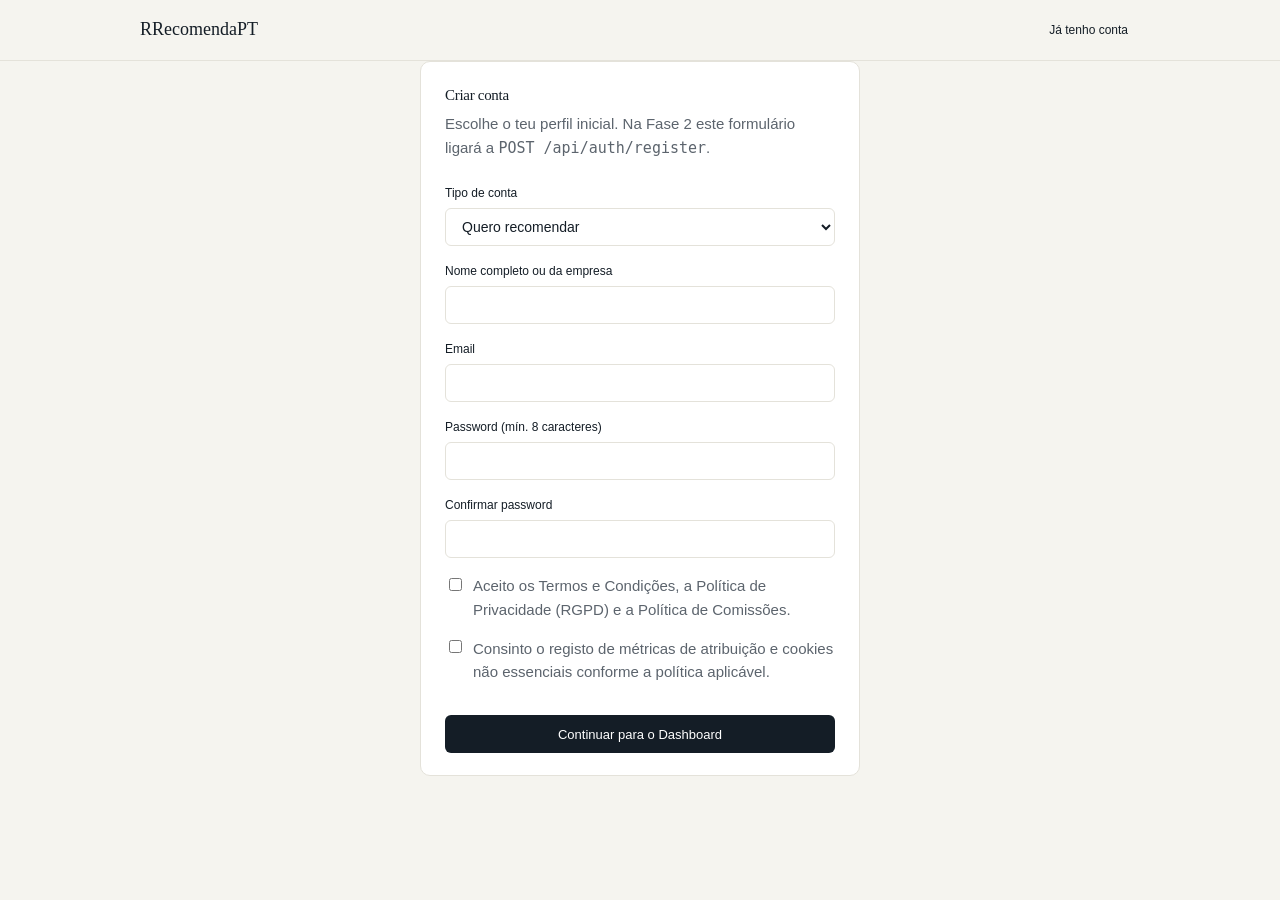
<file: public/register.html>
<!-- public/register.html -->
<!DOCTYPE html>
<html lang="pt-PT">
<head>
  <meta charset="UTF-8" />
  <meta name="viewport" content="width=device-width, initial-scale=1.0" />
  <title>Cadastro — RecomendaPT</title>
  <link rel="stylesheet" href="css/token.css" />
  <link rel="stylesheet" href="css/base.css" />
  <link rel="stylesheet" href="css/components.css" />
</head>
<body>
  <header class="navbar">
    <div class="container navbar-inner">
      <a href="index.html" class="brand"><span class="brand-mark">R</span><span>RecomendaPT</span></a>
      <div class="nav-actions">
        <a href="login.html" class="btn btn-ghost btn-sm">Já tenho conta</a>
      </div>
    </div>
  </header>

  <main class="section">
    <div class="container" style="max-width:480px;">
      <div class="card card-pad">
        <h1 style="margin:0 0 0.35rem;font-size:var(--text-2xl);">Criar conta</h1>
        <p class="text-secondary" style="margin:0 0 1.5rem;font-size:var(--text-sm);">Escolhe o teu perfil inicial. Na Fase 2 este formulário ligará a <code>POST /api/auth/register</code>.</p>

        <form id="register-form" novalidate style="display:flex;flex-direction:column;gap:1rem;">
          <div class="field">
            <label for="role">Tipo de conta</label>
            <select id="role" name="role" class="select">
              <option value="recommender">Quero recomendar</option>
              <option value="business">Tenho uma empresa</option>
            </select>
          </div>

          <div class="field">
            <label for="name">Nome completo ou da empresa</label>
            <input id="name" name="name" type="text" class="input" required />
          </div>

          <div class="field">
            <label for="email">Email</label>
            <input id="email" name="email" type="email" class="input" required />
          </div>

          <div class="field">
            <label for="password">Password (mín. 8 caracteres)</label>
            <input id="password" name="password" type="password" class="input" minlength="8" required />
          </div>

          <div class="field">
            <label for="confirmPassword">Confirmar password</label>
            <input id="confirmPassword" name="confirmPassword" type="password" class="input" required />
          </div>

          <label style="display:flex;gap:0.5rem;align-items:flex-start;font-size:var(--text-xs);color:var(--text-secondary);">
            <input id="terms" type="checkbox" required style="margin-top:0.2rem;" />
            <span>Aceito os Termos e Condições, a Política de Privacidade (RGPD) e a Política de Comissões.</span>
          </label>

          <label style="display:flex;gap:0.5rem;align-items:flex-start;font-size:var(--text-xs);color:var(--text-secondary);">
            <input id="trackingConsent" type="checkbox" style="margin-top:0.2rem;" />
            <span>Consinto o registo de métricas de atribuição e cookies não essenciais conforme a política aplicável.</span>
          </label>

          <div id="form-error" class="form-error"></div>
          <button type="submit" class="btn btn-primary" style="width:100%;">Continuar para o Dashboard</button>
        </form>
      </div>
    </div>
  </main>

  <script type="module">
    import { showToast } from "./js/ui.js";
    const params = new URLSearchParams(location.search);
    const roleSelect = document.getElementById("role");
    if (params.get("role") === "business") roleSelect.value = "business";

    document.getElementById("register-form").addEventListener("submit", (e) => {
      e.preventDefault();
      const err = document.getElementById("form-error");
      const name = document.getElementById("name").value.trim();
      const email = document.getElementById("email").value.trim();
      const pw = document.getElementById("password").value;
      const cpw = document.getElementById("confirmPassword").value;
      const terms = document.getElementById("terms").checked;

      if (!name || !email.includes("@")) {
        err.textContent = "Preenche um nome e um email válido.";
        return;
      }
      if (pw.length < 8 || pw !== cpw) {
        err.textContent = "A password deve ter pelo menos 8 caracteres e coincidir com a confirmação.";
        return;
      }
      if (!terms) {
        err.textContent = "É necessário aceitar os termos e a política de privacidade.";
        return;
      }

      err.textContent = "";
      showToast("Conta criada no protótipo — a redirecionar...");
      setTimeout(() => {
        window.location.href = `dashboard.html?view=${roleSelect.value}`;
      }, 450);
    });
  </script>
</body>
</html>
</file>
<file: public/css/token.css>
/* Design Tokens — Layout Editorial Minimalista (Recomendadores PT) */
:root {
  /* Superfícies e fundo quente editorial */
  --bg-canvas: #F5F4EF;
  --bg-surface: #FFFFFF;
  --bg-subtle: #F0EFE9;
  --bg-info-tint: #EFF5FB;

  /* Tipografia */
  --font-serif: "Newsreader", "Iowan Old Style", "Georgia", "Times New Roman", serif;
  --font-sans: -apple-system, BlinkMacSystemFont, "Inter", "Segoe UI", Roboto, sans-serif;

  /* Cores de texto e bordas */
  --text-primary: #141D26;
  --text-secondary: #5C646D;
  --text-muted: #8A9199;
  --border-subtle: #E4E2DA;
  --border-strong: #CFCBC0;

  /* Acentos e estados */
  --accent-dark: #141D26;
  --accent-dark-hover: #222F3D;
  --accent-gold: #B4691E;
  --accent-blue-bg: #E0EEFA;
  --accent-blue-text: #1E5A8A;
  --accent-amber-bg: #FDF1D6;
  --accent-amber-text: #9A5B13;
  --accent-green-bg: #DCFCE7;
  --accent-green-text: #15803D;

  /* Medidas */
  --radius-sm: 6px;
  --radius-md: 10px;
  --radius-pill: 9999px;
  --container-max: 1040px;
  --transition-fast: 150ms ease;
}
</file>
<file: public/css/base.css>
*,
*::before,
*::after {
  box-sizing: border-box;
}

html {
  font-size: 16px;
  -webkit-font-smoothing: antialiased;
}

body {
  margin: 0;
  font-family: var(--font-sans);
  font-size: 0.9375rem;
  line-height: 1.55;
  color: var(--text-primary);
  background-color: var(--bg-canvas);
  min-height: 100vh;
  display: flex;
  flex-direction: column;
}

main {
  flex: 1;
}

h1, h2, h3, .serif {
  font-family: var(--font-serif);
  font-weight: 400;
  letter-spacing: -0.02em;
  color: var(--text-primary);
}

a {
  color: inherit;
  text-decoration: none;
}

button, input, select, textarea {
  font-family: inherit;
  font-size: inherit;
  color: inherit;
}

button {
  background: none;
  border: 0;
  padding: 0;
  cursor: pointer;
}

.container {
  width: 100%;
  max-width: var(--container-max);
  margin-inline: auto;
  padding-inline: 1.25rem;
}

.tabular {
  font-variant-numeric: tabular-nums;
}

.text-secondary { color: var(--text-secondary); }
.text-muted { color: var(--text-muted); }
.text-gold { color: var(--accent-gold); }
.text-green { color: var(--accent-green-text); }
.link-underline { text-decoration: underline; text-underline-offset: 3px; }
</file>
<file: public/css/components.css>
/* Navbar superior */
.navbar {
  background-color: var(--bg-canvas);
  border-bottom: 1px solid var(--border-subtle);
}

.navbar-inner {
  height: 60px;
  display: flex;
  align-items: center;
  justify-content: space-between;
  gap: 1rem;
}

.brand {
  font-family: var(--font-serif);
  font-size: 1.125rem;
  font-weight: 500;
}

.nav-right {
  display: flex;
  align-items: center;
  gap: 1.25rem;
  font-size: 0.875rem;
  color: var(--text-secondary);
}

.nav-right a:hover {
  color: var(--text-primary);
}

/* Botões */
.btn {
  display: inline-flex;
  align-items: center;
  justify-content: center;
  gap: 0.45rem;
  height: 38px;
  padding-inline: 1rem;
  border-radius: var(--radius-sm);
  font-size: 0.8125rem;
  font-weight: 500;
  transition: background-color var(--transition-fast), border-color var(--transition-fast);
  white-space: nowrap;
}

.btn-primary {
  background-color: var(--accent-dark);
  color: #FFFFFF;
}

.btn-primary:hover {
  background-color: var(--accent-dark-hover);
}

.btn-secondary {
  background-color: var(--bg-surface);
  border: 1px solid var(--border-subtle);
  color: var(--text-primary);
}

.btn-secondary:hover {
  border-color: var(--border-strong);
  background-color: var(--bg-subtle);
}

.btn-sm {
  height: 32px;
  padding-inline: 0.75rem;
  font-size: 0.75rem;
}

/* Cartões e grelhas */
.card {
  background-color: var(--bg-surface);
  border: 1px solid var(--border-subtle);
  border-radius: var(--radius-md);
}

.card-pad {
  padding: 1.35rem 1.5rem;
}

.grid-2 {
  display: grid;
  grid-template-columns: 1fr;
  gap: 1.25rem;
}

.grid-3 {
  display: grid;
  grid-template-columns: 1fr;
  gap: 1rem;
}

.grid-4 {
  display: grid;
  grid-template-columns: repeat(2, 1fr);
  gap: 0.875rem;
}

@media (min-width: 768px) {
  .grid-2 { grid-template-columns: repeat(2, 1fr); }
  .grid-3 { grid-template-columns: repeat(3, 1fr); }
  .grid-4 { grid-template-columns: repeat(4, 1fr); }
}

/* Avatar iniciais */
.avatar {
  display: inline-grid;
  place-items: center;
  border-radius: var(--radius-pill);
  background-color: #E7EEF4;
  color: #3B5B78;
  font-family: var(--font-serif);
  font-weight: 500;
  flex-shrink: 0;
}

.avatar-sm { width: 34px; height: 34px; font-size: 0.75rem; }
.avatar-lg { width: 68px; height: 68px; font-size: 1.35rem; }

/* Badges de estado */
.badge {
  display: inline-flex;
  align-items: center;
  padding: 0.15rem 0.55rem;
  border-radius: var(--radius-pill);
  font-size: 0.6875rem;
  font-weight: 500;
}

.badge-pendente { background: #EFECE6; color: #5C584F; }
.badge-retida { background: var(--accent-amber-bg); color: var(--accent-amber-text); }
.badge-apagar { background: var(--accent-blue-bg); color: var(--accent-blue-text); }
.badge-paga { background: var(--accent-green-bg); color: var(--accent-green-text); }

/* Formulários */
.field {
  display: flex;
  flex-direction: column;
  gap: 0.35rem;
}

.field label {
  font-size: 0.75rem;
  font-weight: 500;
  color: var(--text-primary);
}

.input, .select, .textarea {
  width: 100%;
  background: var(--bg-surface);
  border: 1px solid var(--border-subtle);
  border-radius: var(--radius-sm);
  padding: 0.55rem 0.75rem;
  font-size: 0.875rem;
}

.input { height: 38px; }

.input:focus, .select:focus, .textarea:focus {
  outline: none;
  border-color: var(--accent-dark);
}

/* Tabelas */
.table-wrap {
  overflow-x: auto;
}

table {
  width: 100%;
  border-collapse: collapse;
  font-size: 0.8125rem;
  text-align: left;
}

th {
  padding: 0.75rem 1rem;
  font-size: 0.6875rem;
  font-weight: 500;
  color: var(--text-muted);
  border-bottom: 1px solid var(--border-subtle);
}

td {
  padding: 0.85rem 1rem;
  border-bottom: 1px solid var(--border-subtle);
}

tr:last-child td {
  border-bottom: 0;
}

/* Footer */
.footer {
  border-top: 1px solid var(--border-subtle);
  padding-block: 1.5rem;
  font-size: 0.75rem;
  color: var(--text-muted);
  margin-top: 4rem;
}

.footer-inner {
  display: flex;
  justify-content: space-between;
  align-items: center;
  flex-wrap: wrap;
  gap: 0.75rem;
}

/* Toast */
.toast {
  position: fixed;
  bottom: 1.25rem;
  right: 1.25rem;
  background: var(--accent-dark);
  color: #FFFFFF;
  padding: 0.65rem 1rem;
  border-radius: var(--radius-sm);
  font-size: 0.8125rem;
  opacity: 0;
  transform: translateY(6px);
  pointer-events: none;
  transition: opacity 150ms ease, transform 150ms ease;
  z-index: 50;
}

.toast.is-visible {
  opacity: 1;
  transform: translateY(0);
}
</file>
<file: public/css/home.css>
.home-navbar {
  position: relative;
  z-index: 2;
  background: #fbfaf6;
  border-bottom-color: rgba(20, 29, 38, 0.08);
}

.home-navbar .navbar-inner {
  height: 72px;
}

.home-brand {
  display: inline-flex;
  align-items: center;
  gap: 0.65rem;
  font-size: 1.15rem;
}

.brand-mark {
  display: inline-grid;
  width: 34px;
  height: 34px;
  place-items: center;
  border-radius: 11px;
  background: #1d392f;
  color: #f5f4ef;
  font-family: var(--font-serif);
  font-size: 1.2rem;
}

.home-navbar .nav-right {
  gap: 1.5rem;
}

.menu-toggle {
  display: none;
}

.home-navbar .btn {
  gap: 0.55rem;
}

.home-hero {
  position: relative;
  overflow: hidden;
  padding: 5rem 0 1.5rem;
  background:
    radial-gradient(ellipse at 82% 32%, rgba(201, 218, 174, 0.44), transparent 34%),
    linear-gradient(135deg, #fbfaf6 0%, #f2f1e9 100%);
}

.home-hero::after {
  position: absolute;
  right: -9rem;
  bottom: 1rem;
  width: 28rem;
  height: 28rem;
  border: 1px solid rgba(29, 57, 47, 0.08);
  border-radius: 50%;
  content: "";
  pointer-events: none;
}

.hero-layout {
  position: relative;
  z-index: 1;
  display: grid;
  grid-template-columns: 1.05fr 0.95fr;
  align-items: center;
  gap: 3rem;
}

.hero-copy {
  padding-block: 0.5rem 2rem;
}

.eyebrow {
  display: flex;
  align-items: center;
  gap: 0.55rem;
  margin: 0 0 1rem;
  color: #53665b;
  font-size: 0.7rem;
  font-weight: 700;
  letter-spacing: 0.12em;
  text-transform: uppercase;
}

.eyebrow-dot,
.label-dot {
  width: 7px;
  height: 7px;
  border-radius: 50%;
  background: #a4b778;
}

.hero-copy h1 {
  max-width: 620px;
  margin: 0;
  font-size: clamp(3rem, 5.3vw, 4.65rem);
  line-height: 0.99;
  letter-spacing: -0.055em;
}

.hero-copy h1 span {
  display: block;
  color: #557358;
  font-style: italic;
}

.hero-description {
  max-width: 480px;
  margin: 1.4rem 0 1.65rem;
  color: var(--text-secondary);
  font-size: 1rem;
  line-height: 1.75;
}

.hero-actions {
  display: flex;
  flex-wrap: wrap;
  gap: 0.7rem;
}

.hero-button {
  height: 46px;
  padding-inline: 1.2rem;
  border-radius: 7px;
  font-size: 0.85rem;
}

.hero-button.btn-primary {
  background: #1d392f;
}

.hero-button.btn-primary:hover {
  background: #294c3f;
}

.hero-button.btn-secondary {
  background: rgba(255, 255, 255, 0.62);
  border-color: rgba(20, 29, 38, 0.14);
}

.hero-trust {
  display: flex;
  align-items: center;
  gap: 0.5rem;
  margin-top: 1.35rem;
  color: #6f7a70;
  font-size: 0.75rem;
}

.hero-trust span {
  display: inline-grid;
  width: 17px;
  height: 17px;
  place-items: center;
  border-radius: 50%;
  background: #e2ead7;
  color: #456447;
  font-size: 0.65rem;
  font-weight: 700;
}

.hero-showcase {
  position: relative;
  display: grid;
  min-height: 390px;
  place-items: center;
}

.showcase-orbit {
  position: absolute;
  border: 1px solid rgba(70, 99, 73, 0.12);
  border-radius: 50%;
}

.showcase-orbit-one {
  width: 370px;
  height: 370px;
}

.showcase-orbit-two {
  width: 300px;
  height: 300px;
}

.recommendation-card {
  position: relative;
  z-index: 1;
  width: min(100%, 390px);
  padding: 1.4rem;
  border: 1px solid rgba(20, 29, 38, 0.08);
  border-radius: 13px;
  background: #fffefa;
  box-shadow: 0 24px 70px rgba(29, 57, 47, 0.13);
  transform: rotate(-2deg);
}

.recommendation-label {
  display: flex;
  align-items: center;
  gap: 0.45rem;
  margin-bottom: 1.2rem;
  color: #7d8979;
  font-size: 0.58rem;
  font-weight: 700;
  letter-spacing: 0.1em;
}

.recommendation-label .label-dot {
  width: 6px;
  height: 6px;
}

.recommendation-person {
  display: flex;
  align-items: center;
  gap: 0.75rem;
}

.recommendation-person .avatar {
  width: 44px;
  height: 44px;
  background: #e7eee1;
  color: #456447;
}

.recommendation-person div {
  display: grid;
  gap: 0.1rem;
}

.recommendation-person strong {
  font-size: 0.82rem;
}

.recommendation-person div span {
  color: var(--text-muted);
  font-size: 0.69rem;
}

.recommendation-quote {
  margin: 1.1rem 0 1.2rem;
  color: #263a30;
  font-family: var(--font-serif);
  font-size: 1.3rem;
  line-height: 1.35;
}

.recommendation-business {
  display: flex;
  justify-content: space-between;
  padding-top: 0.85rem;
  border-top: 1px solid #eeede6;
  color: #8a9187;
  font-size: 0.59rem;
  font-weight: 700;
  letter-spacing: 0.11em;
}

.commission-card {
  position: absolute;
  z-index: 2;
  right: -0.5rem;
  bottom: 0.25rem;
  width: 205px;
  padding: 1rem 1.1rem 0.9rem;
  border: 1px solid rgba(255, 255, 255, 0.55);
  border-radius: 11px;
  background: #1d392f;
  color: #fff;
  box-shadow: 0 16px 40px rgba(29, 57, 47, 0.22);
  transform: rotate(3deg);
}

.commission-heading {
  display: flex;
  align-items: center;
  gap: 0.45rem;
  color: #cad7c8;
  font-size: 0.65rem;
}

.commission-icon {
  display: inline-grid;
  width: 20px;
  height: 20px;
  place-items: center;
  border-radius: 50%;
  background: rgba(255, 255, 255, 0.12);
  color: #d3e2a8;
}

.commission-card > strong {
  display: block;
  margin-top: 0.45rem;
  font-family: var(--font-serif);
  font-size: 2.15rem;
  font-weight: 400;
  line-height: 1;
}

.commission-card > strong small {
  font-size: 1.15rem;
}

.commission-caption {
  display: block;
  margin-top: 0.35rem;
  color: #c4d0c2;
  font-size: 0.65rem;
}

.commission-progress {
  height: 3px;
  margin-top: 0.85rem;
  border-radius: 9px;
  background: rgba(255, 255, 255, 0.18);
}

.commission-progress span {
  display: block;
  width: 58%;
  height: 100%;
  border-radius: inherit;
  background: #c7d998;
}

.commission-foot {
  display: flex;
  justify-content: space-between;
  margin-top: 0.4rem;
  color: #c4d0c2;
  font-size: 0.63rem;
}

.commission-foot b {
  color: #e1edc1;
}

.showcase-sticker {
  position: absolute;
  top: 0.4rem;
  right: 0.5rem;
  display: grid;
  width: 86px;
  height: 86px;
  align-content: center;
  justify-items: center;
  border-radius: 50%;
  background: #e1e9c9;
  color: #3e5841;
  font-size: 0.6rem;
  line-height: 1.25;
  transform: rotate(9deg);
}

.showcase-sticker strong {
  font-family: var(--font-serif);
  font-size: 0.88rem;
  font-weight: 500;
}

.hero-stats {
  position: relative;
  z-index: 1;
  display: grid;
  grid-template-columns: repeat(3, 1fr);
  margin-top: 3.6rem;
  padding-top: 1.3rem;
  border-top: 1px solid rgba(20, 29, 38, 0.12);
}

.hero-stats div {
  display: flex;
  align-items: baseline;
  gap: 0.55rem;
}

.hero-stats strong {
  font-family: var(--font-serif);
  font-size: 1.5rem;
  font-weight: 400;
}

.hero-stats span {
  color: var(--text-muted);
  font-size: 0.7rem;
}

.home-section {
  padding-block: 5rem;
}

.section-heading {
  display: flex;
  align-items: end;
  justify-content: space-between;
  gap: 2rem;
  margin-bottom: 1.7rem;
}

.section-heading .eyebrow {
  margin-bottom: 0.5rem;
}

.section-heading h2 {
  margin: 0;
  font-size: clamp(1.9rem, 3.2vw, 2.55rem);
  line-height: 1.05;
}

.section-heading > p {
  max-width: 290px;
  margin: 0 0 0.15rem;
  color: var(--text-muted);
  font-size: 0.82rem;
}

.steps-grid {
  display: grid;
  grid-template-columns: repeat(3, 1fr);
  gap: 1rem;
}

.step-card {
  position: relative;
  min-height: 230px;
  padding: 1.45rem;
  border: 1px solid var(--border-subtle);
  border-radius: 11px;
  background: rgba(255, 255, 255, 0.62);
  transition: transform 180ms ease, box-shadow 180ms ease, background 180ms ease;
}

.step-card:hover {
  background: #fff;
  box-shadow: 0 14px 35px rgba(29, 57, 47, 0.07);
  transform: translateY(-4px);
}

.step-number {
  position: absolute;
  top: 1.45rem;
  right: 1.45rem;
  color: #a2a99a;
  font-size: 0.68rem;
  font-weight: 700;
  letter-spacing: 0.08em;
}

.step-icon {
  display: grid;
  width: 42px;
  height: 42px;
  margin-bottom: 1.35rem;
  place-items: center;
  border-radius: 12px;
  background: #e8edde;
  color: #47634a;
  font-size: 1.2rem;
}

.step-card h3 {
  margin: 0 0 0.45rem;
  font-family: var(--font-sans);
  font-size: 0.98rem;
  font-weight: 650;
  letter-spacing: -0.02em;
}

.step-card p {
  max-width: 290px;
  margin: 0;
  color: var(--text-secondary);
  font-size: 0.8rem;
  line-height: 1.65;
}

.business-section {
  padding-block: 4.5rem 5rem;
  background: #eeeee6;
}

.business-heading {
  margin-bottom: 1.6rem;
}

.section-link {
  display: inline-flex;
  align-items: center;
  gap: 0.5rem;
  padding-bottom: 0.25rem;
  border-bottom: 1px solid #8b9885;
  color: #425c47;
  font-size: 0.78rem;
  font-weight: 600;
}

.section-link span {
  transition: transform 160ms ease;
}

.section-link:hover span {
  transform: translateX(3px);
}

.business-grid {
  display: grid;
  grid-template-columns: repeat(3, minmax(0, 1fr));
  gap: 0.9rem;
}

.business-card {
  display: flex;
  min-height: 235px;
  flex-direction: column;
  justify-content: space-between;
  padding: 1.2rem;
  border: 1px solid rgba(20, 29, 38, 0.08);
  border-radius: 10px;
  background: #fbfaf6;
  transition: transform 180ms ease, box-shadow 180ms ease, border-color 180ms ease;
}

.business-card:hover {
  border-color: rgba(67, 94, 70, 0.3);
  box-shadow: 0 14px 30px rgba(29, 57, 47, 0.08);
  transform: translateY(-4px);
}

.business-card-top,
.business-card-bottom {
  display: flex;
  align-items: center;
  justify-content: space-between;
  gap: 0.75rem;
}

.business-category {
  padding: 0.28rem 0.55rem;
  border-radius: 99px;
  background: #e9eee1;
  color: #536b50;
  font-size: 0.63rem;
  font-weight: 600;
}

.business-arrow {
  display: grid;
  width: 27px;
  height: 27px;
  place-items: center;
  border: 1px solid var(--border-subtle);
  border-radius: 50%;
  color: #60725f;
  transition: color 160ms ease, background 160ms ease, transform 160ms ease;
}

.business-card:hover .business-arrow {
  background: #1d392f;
  color: #fff;
  transform: rotate(45deg);
}

.business-card-content {
  padding-block: 1.15rem;
}

.business-city {
  color: var(--text-muted);
  font-size: 0.68rem;
}

.business-card-content h3 {
  margin: 0.18rem 0 0.32rem;
  font-size: 1.42rem;
  line-height: 1.15;
}

.business-card-content p {
  margin: 0;
  color: var(--text-secondary);
  font-size: 0.75rem;
  line-height: 1.5;
}

.business-card-bottom {
  padding-top: 0.8rem;
  border-top: 1px solid #e8e7df;
  color: var(--text-muted);
  font-size: 0.68rem;
}

.business-card-bottom strong {
  color: var(--text-primary);
  font-size: 0.8rem;
}

.join-section {
  padding-block: 5rem 1rem;
}

.join-grid {
  display: grid;
  grid-template-columns: repeat(2, 1fr);
  gap: 1rem;
}

.join-card {
  display: flex;
  min-height: 290px;
  flex-direction: column;
  align-items: flex-start;
  padding: 2rem;
  border-radius: 12px;
}

.join-recommender {
  background: #1d392f;
  color: #fff;
}

.join-business {
  border: 1px solid var(--border-subtle);
  background: #fffefa;
}

.join-kicker {
  color: #b7c8a9;
  font-size: 0.62rem;
  font-weight: 700;
  letter-spacing: 0.12em;
}

.join-business .join-kicker {
  color: #6b8165;
}

.join-card h3 {
  max-width: 360px;
  margin: 1.1rem 0 0.55rem;
  color: inherit;
  font-size: 1.8rem;
  line-height: 1.08;
}

.join-card p {
  max-width: 390px;
  margin: 0 0 1.35rem;
  color: #d0d9ce;
  font-size: 0.8rem;
  line-height: 1.65;
}

.join-business p {
  color: var(--text-secondary);
}

.join-card .btn {
  gap: 0.55rem;
  margin-top: auto;
}

.join-recommender .btn-primary {
  background: #e2e9d4;
  color: #1d392f;
}

.join-recommender .btn-primary:hover {
  background: #f0f3e8;
}

.join-business .btn-secondary {
  background: transparent;
  border-color: #d8d9cf;
}

.footer {
  margin-top: 4rem;
}

@media (max-width: 900px) {
  .hero-layout {
    grid-template-columns: 1fr 0.9fr;
    gap: 1.5rem;
  }

  .hero-showcase {
    min-height: 350px;
  }

  .showcase-orbit-one {
    width: 310px;
    height: 310px;
  }

  .showcase-orbit-two {
    width: 250px;
    height: 250px;
  }

  .recommendation-card {
    padding: 1.1rem;
  }

  .commission-card {
    right: -0.25rem;
  }

  .business-grid {
    grid-template-columns: repeat(2, minmax(0, 1fr));
  }
}

@media (max-width: 680px) {
  .home-navbar .navbar-inner {
    height: 64px;
  }

  .home-navbar .nav-right {
    position: absolute;
    top: calc(100% - 1px);
    right: 1.25rem;
    left: 1.25rem;
    display: none;
    align-items: stretch;
    gap: 0.3rem;
    padding: 0.75rem;
    border: 1px solid var(--border-subtle);
    border-radius: 0 0 10px 10px;
    background: #fbfaf6;
    box-shadow: 0 16px 30px rgba(29, 57, 47, 0.12);
    font-size: 0.86rem;
  }

  .home-navbar .nav-right.is-open {
    display: flex;
    flex-direction: column;
  }

  .home-navbar .nav-right > a:not(.btn) {
    padding: 0.65rem 0.5rem;
  }

  .home-navbar .nav-right .btn {
    align-self: stretch;
    margin-top: 0.25rem;
  }

  .menu-toggle {
    display: flex;
    width: 40px;
    height: 40px;
    flex-direction: column;
    align-items: center;
    justify-content: center;
    gap: 4px;
    border: 1px solid var(--border-subtle);
    border-radius: 8px;
    background: #fffefa;
  }

  .menu-toggle span {
    width: 17px;
    height: 2px;
    border-radius: 2px;
    background: #1d392f;
    transition: transform 160ms ease, opacity 160ms ease;
  }

  .menu-toggle.is-open span:first-child {
    transform: translateY(6px) rotate(45deg);
  }

  .menu-toggle.is-open span:nth-child(2) {
    opacity: 0;
  }

  .menu-toggle.is-open span:last-child {
    transform: translateY(-6px) rotate(-45deg);
  }

  .home-brand {
    gap: 0.45rem;
    font-size: 0.96rem;
  }

  .brand-mark {
    width: 30px;
    height: 30px;
  }

  .home-navbar .nav-right .btn {
    height: 30px;
    padding-inline: 0.6rem;
    font-size: 0.68rem;
  }

  .home-hero {
    padding-top: 3.5rem;
  }

  .hero-layout {
    grid-template-columns: 1fr;
    gap: 0.7rem;
  }

  .hero-copy {
    padding-bottom: 0;
  }

  .hero-copy h1 {
    max-width: 520px;
    font-size: clamp(2.8rem, 12vw, 4rem);
  }

  .hero-description {
    margin-block: 1.1rem 1.35rem;
    font-size: 0.9rem;
  }

  .hero-showcase {
    min-height: 350px;
    margin-top: 0.8rem;
  }

  .recommendation-card {
    width: min(85%, 390px);
  }

  .commission-card {
    right: 0;
    bottom: 0.1rem;
  }

  .showcase-sticker {
    right: 0;
  }

  .hero-stats {
    gap: 0.5rem;
    margin-top: 2rem;
    padding-top: 1rem;
  }

  .hero-stats div {
    flex-direction: column;
    gap: 0.05rem;
  }

  .hero-stats strong {
    font-size: 1.25rem;
  }

  .hero-stats span {
    font-size: 0.62rem;
    line-height: 1.3;
  }

  .home-section {
    padding-block: 3.5rem;
  }

  .section-heading {
    align-items: flex-start;
    flex-direction: column;
    gap: 0.7rem;
  }

  .section-heading > p {
    max-width: none;
  }

  .steps-grid,
  .join-grid {
    grid-template-columns: 1fr;
  }

  .step-card {
    min-height: 0;
  }

  .business-section {
    padding-block: 3.5rem;
  }

  .business-grid {
    grid-template-columns: 1fr;
  }

  .business-card {
    min-height: 210px;
  }

  .join-card {
    min-height: 265px;
    padding: 1.5rem;
  }
}

@media (max-width: 390px) {
  .home-brand {
    font-size: 0.85rem;
  }

  .hero-actions .btn {
    width: 100%;
  }

  .hero-showcase {
    min-height: 330px;
  }

  .recommendation-quote {
    font-size: 1.15rem;
  }

  .commission-card {
    width: 185px;
  }
}

@media (prefers-reduced-motion: reduce) {
  *,
  *::before,
  *::after {
    scroll-behavior: auto !important;
    transition-duration: 0.01ms !important;
  }
}
</file>
